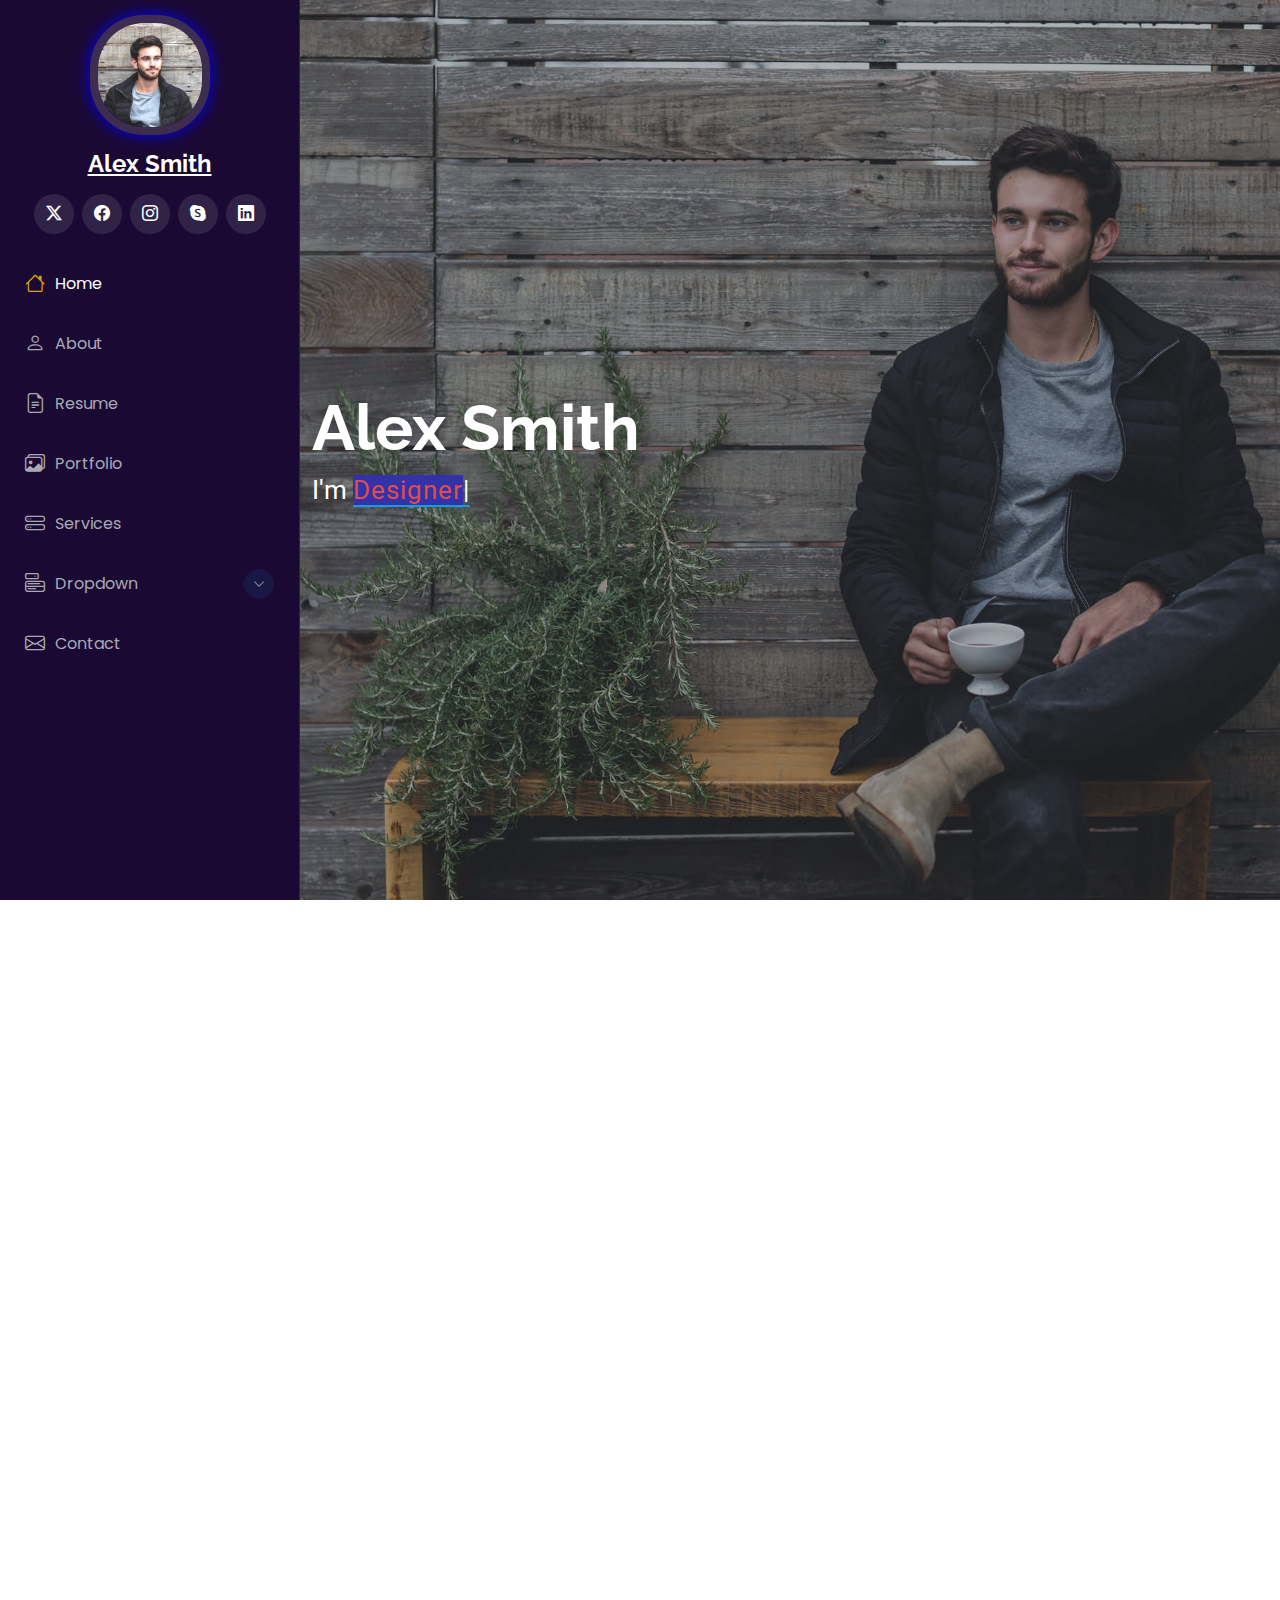
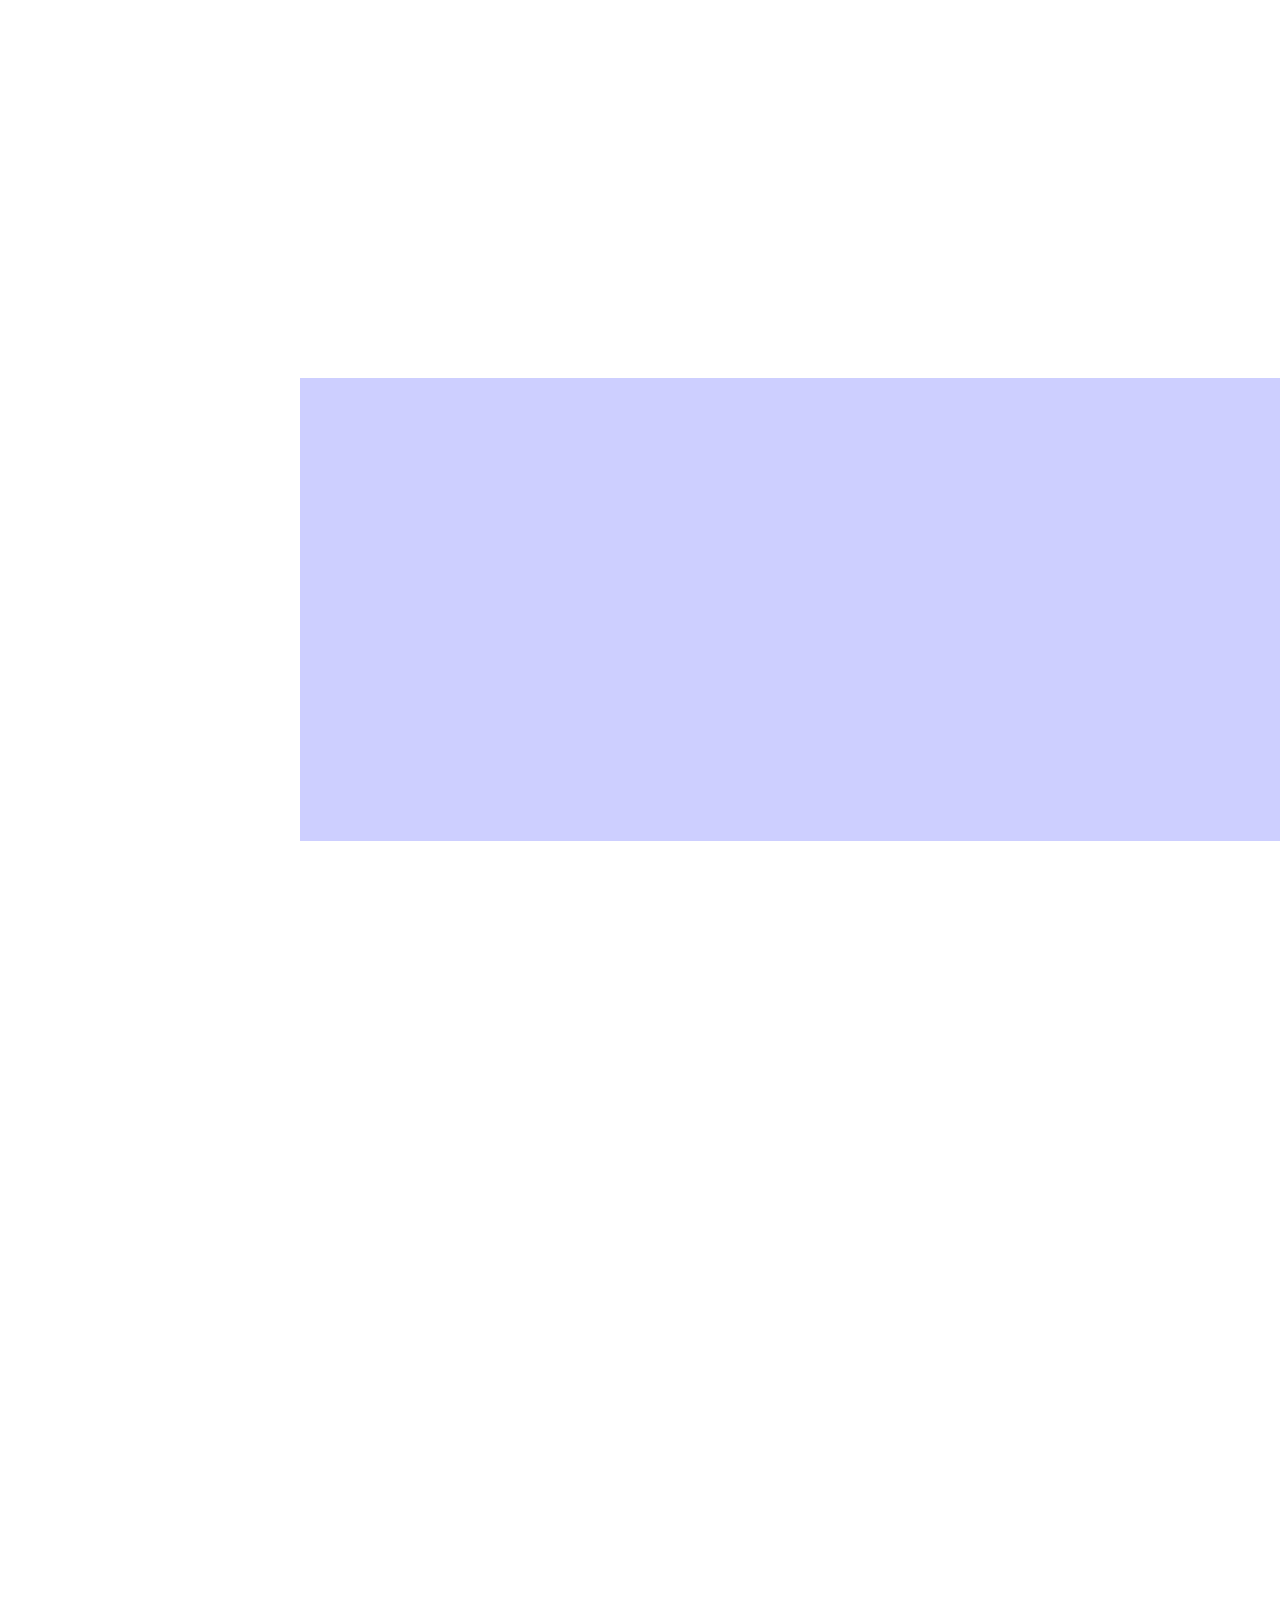
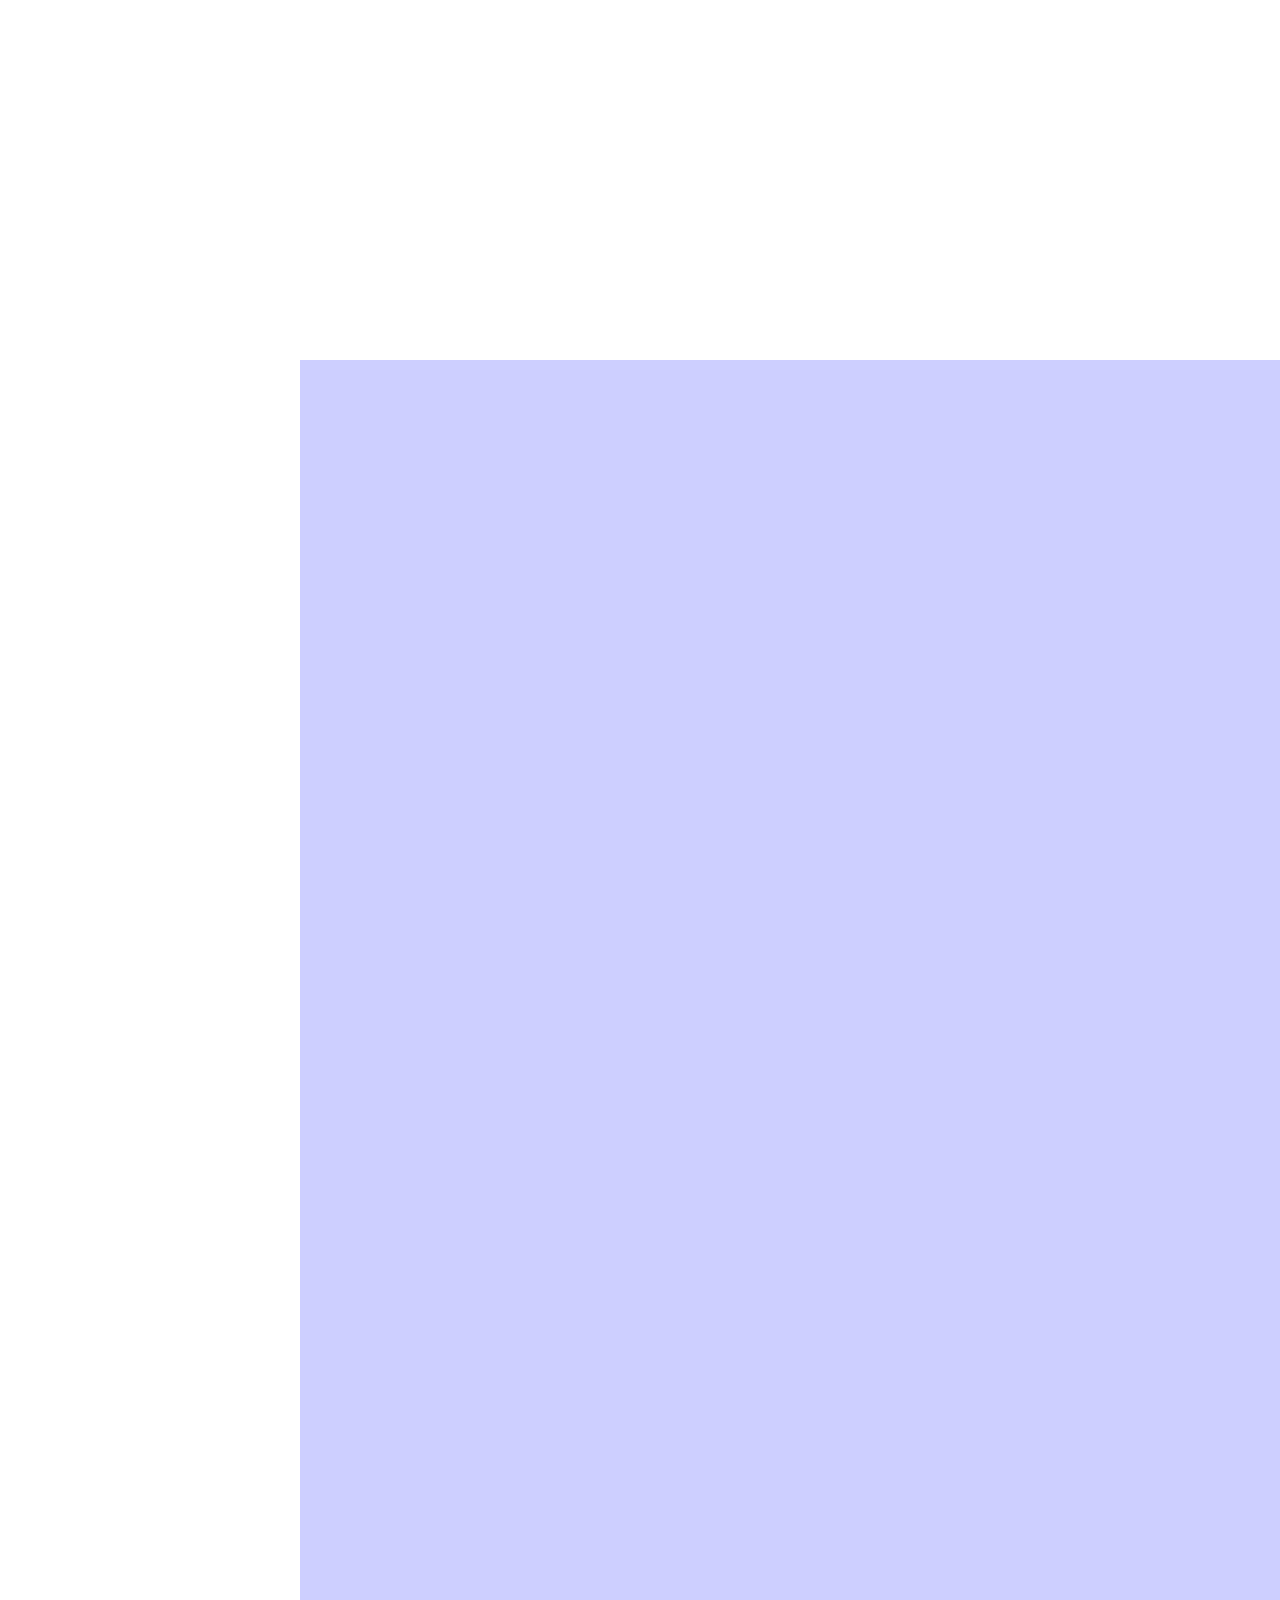
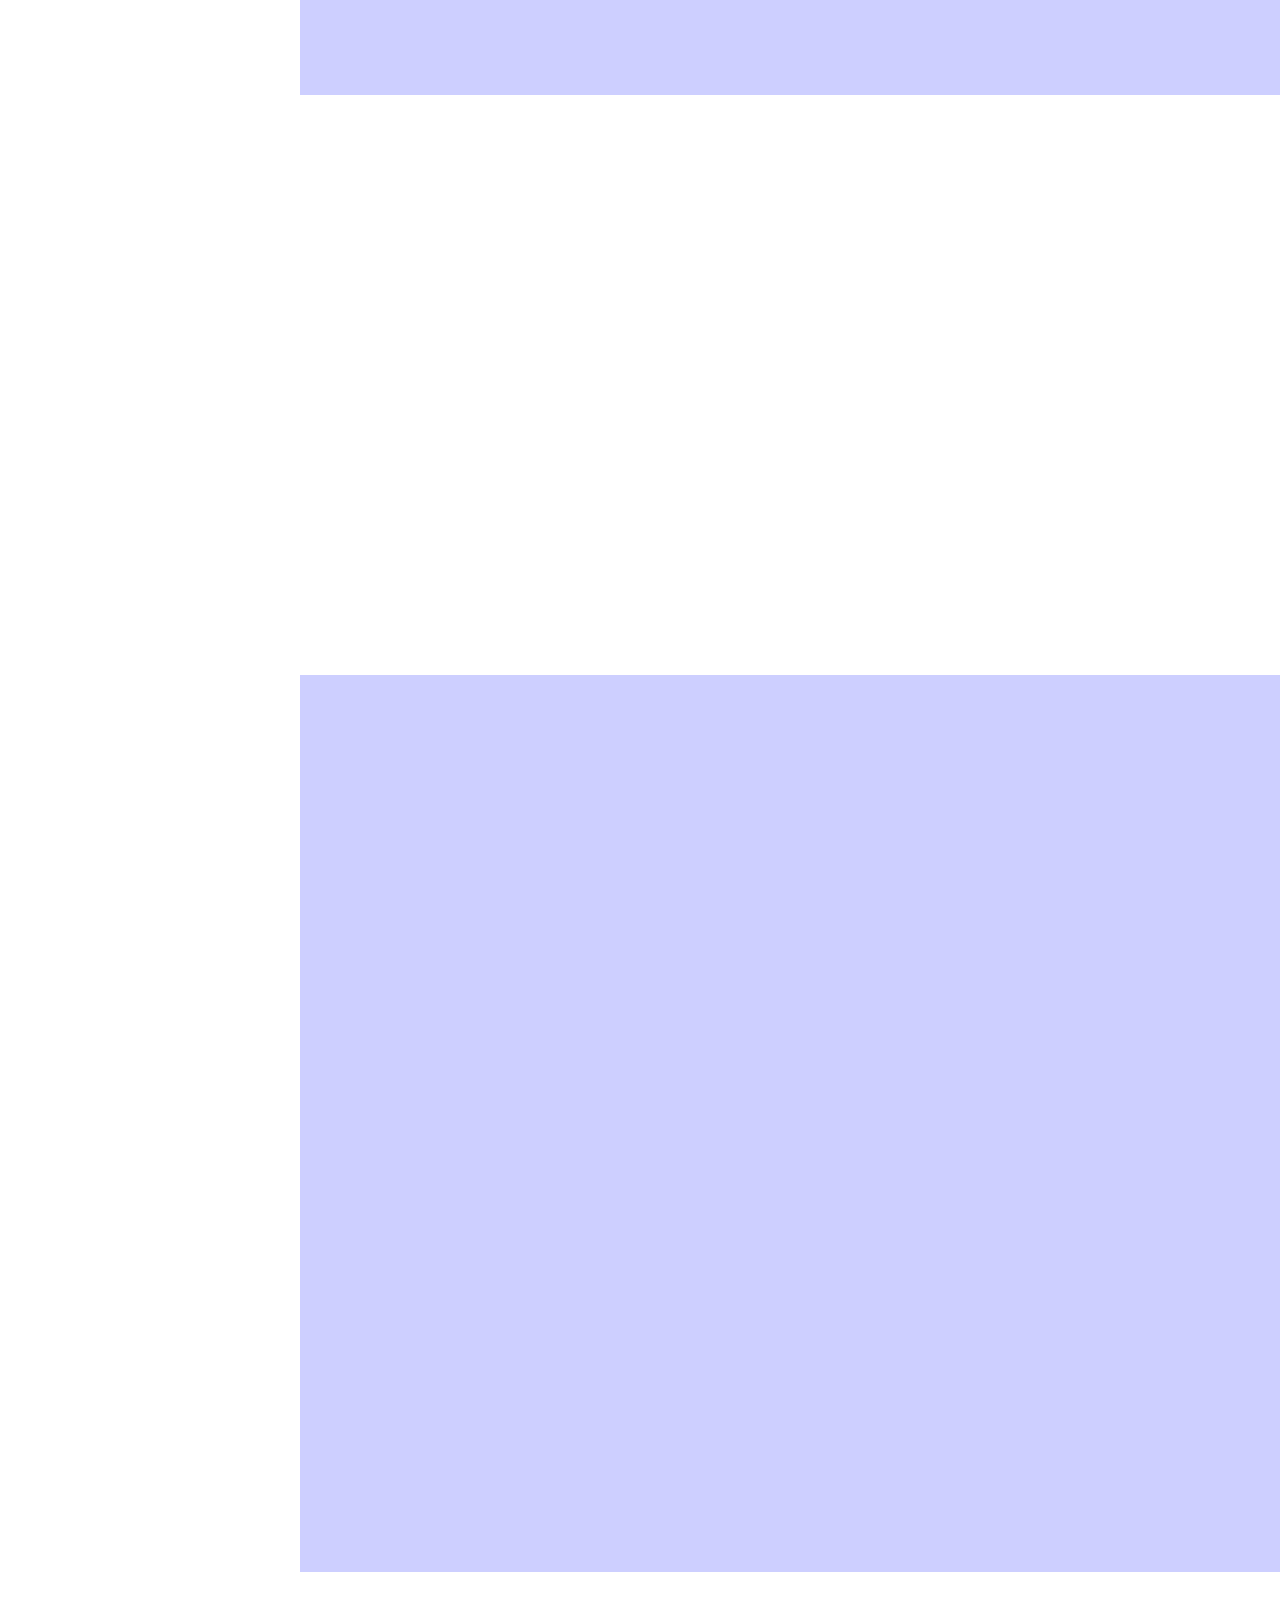
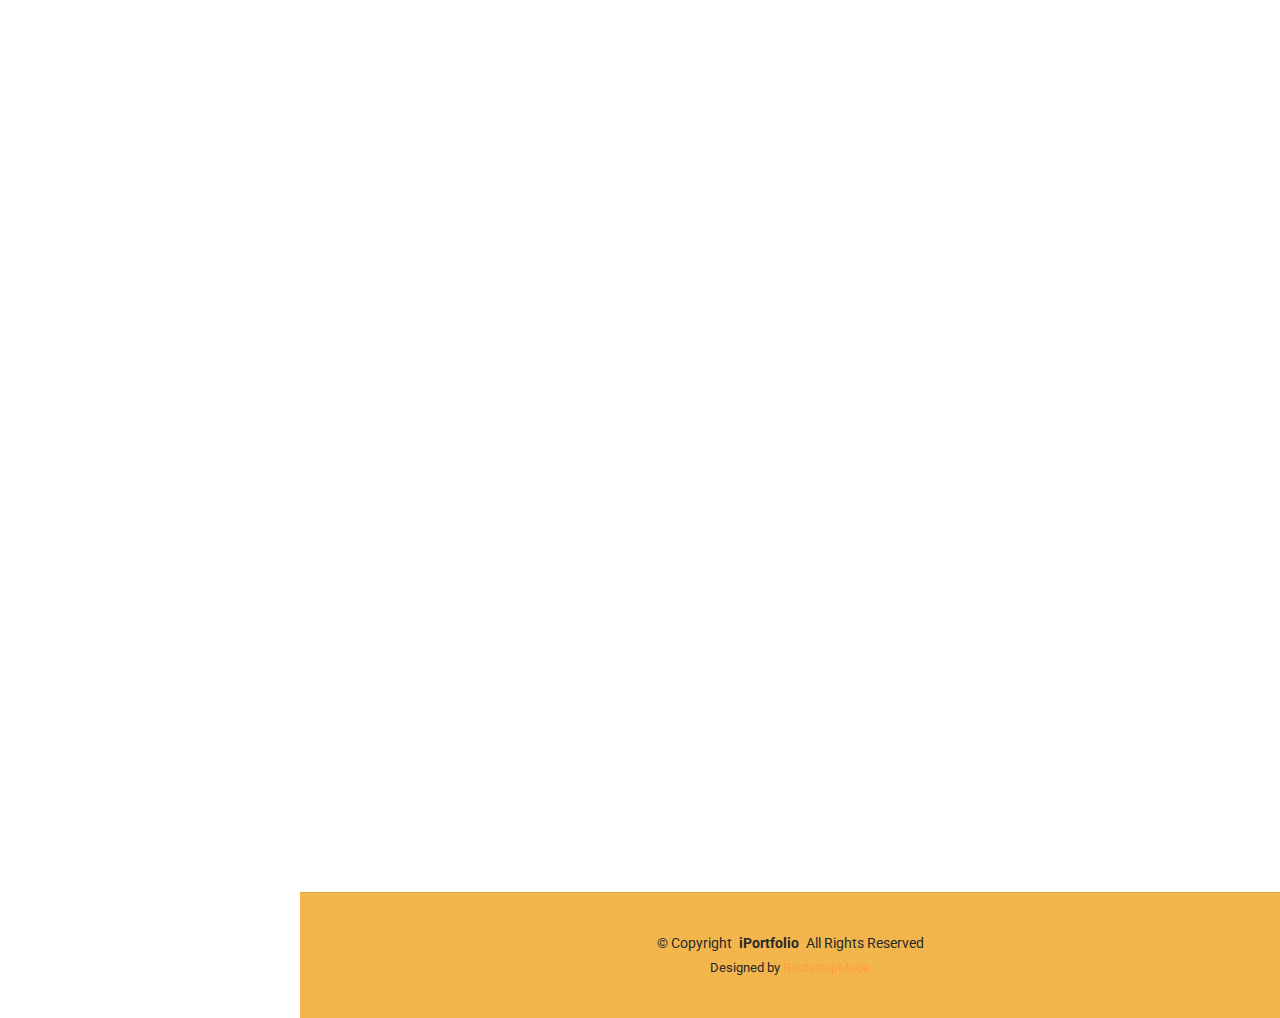
<file: index.html>
<!DOCTYPE html>
<html lang="en">

<head>
  <meta charset="utf-8">
  <meta content="width=device-width, initial-scale=1.0" name="viewport">
  <title>Index - iPortfolio Bootstrap Template</title>
  <meta content="" name="description">
  <meta content="" name="keywords">

  <!-- Favicons -->
  <link href="assets/img/favicon.png" rel="icon">
  <link href="assets/img/apple-touch-icon.png" rel="apple-touch-icon">

  <!-- Fonts -->
  <link href="https://fonts.googleapis.com" rel="preconnect">
  <link href="https://fonts.gstatic.com" rel="preconnect" crossorigin>
  <link href="https://fonts.googleapis.com/css2?family=Roboto:ital,wght@0,100;0,300;0,400;0,500;0,700;0,900;1,100;1,300;1,400;1,500;1,700;1,900&family=Poppins:ital,wght@0,100;0,200;0,300;0,400;0,500;0,600;0,700;0,800;0,900;1,100;1,200;1,300;1,400;1,500;1,600;1,700;1,800;1,900&family=Raleway:ital,wght@0,100;0,200;0,300;0,400;0,500;0,600;0,700;0,800;0,900;1,100;1,200;1,300;1,400;1,500;1,600;1,700;1,800;1,900&display=swap" rel="stylesheet">

  <!-- Vendor CSS Files -->
  <link href="assets/vendor/bootstrap/css/bootstrap.min.css" rel="stylesheet">
  <link href="assets/vendor/bootstrap-icons/bootstrap-icons.css" rel="stylesheet">
  <link href="assets/vendor/aos/aos.css" rel="stylesheet">
  <link href="assets/vendor/glightbox/css/glightbox.min.css" rel="stylesheet">
  <link href="assets/vendor/swiper/swiper-bundle.min.css" rel="stylesheet">

  <!-- Main CSS File -->
  <link href="assets/css/main.css" rel="stylesheet">

  <!-- =======================================================
  * Template Name: iPortfolio
  * Template URL: https://bootstrapmade.com/iportfolio-bootstrap-portfolio-websites-template/
  * Updated: Jun 29 2024 with Bootstrap v5.3.3
  * Author: BootstrapMade.com
  * License: https://bootstrapmade.com/license/
  ======================================================== -->
</head>

<body class="index-page">

  <header id="header" class="header dark-background d-flex flex-column">
    <i class="header-toggle d-xl-none bi bi-list"></i>

    <div class="profile-img">
      <img src="assets/img/my-profile-img.jpg" alt="" class="img-fluid rounded-circle">
    </div>

    <a href="index.html" class="logo d-flex align-items-center justify-content-center">
      <!-- Uncomment the line below if you also wish to use an image logo -->
      <!-- <img src="assets/img/logo.png" alt=""> -->
      <h1 class="sitename">Alex Smith</h1>
    </a>

    <div class="social-links text-center">
      <a href="#" class="twitter"><i class="bi bi-twitter-x"></i></a>
      <a href="#" class="facebook"><i class="bi bi-facebook"></i></a>
      <a href="#" class="instagram"><i class="bi bi-instagram"></i></a>
      <a href="#" class="google-plus"><i class="bi bi-skype"></i></a>
      <a href="#" class="linkedin"><i class="bi bi-linkedin"></i></a>
    </div>

    <nav id="navmenu" class="navmenu">
      <ul>
        <li><a href="#hero" class="active"><i class="bi bi-house navicon"></i>Home</a></li>
        <li><a href="#about"><i class="bi bi-person navicon"></i> About</a></li>
        <li><a href="#resume"><i class="bi bi-file-earmark-text navicon"></i> Resume</a></li>
        <li><a href="#portfolio"><i class="bi bi-images navicon"></i> Portfolio</a></li>
        <li><a href="#services"><i class="bi bi-hdd-stack navicon"></i> Services</a></li>
        <li class="dropdown"><a href="#"><i class="bi bi-menu-button navicon"></i> <span>Dropdown</span> <i class="bi bi-chevron-down toggle-dropdown"></i></a>
          <ul>
            <li><a href="#">Dropdown 1</a></li>
            <li class="dropdown"><a href="#"><span>Deep Dropdown</span> <i class="bi bi-chevron-down toggle-dropdown"></i></a>
              <ul>
                <li><a href="#">Deep Dropdown 1</a></li>
                <li><a href="#">Deep Dropdown 2</a></li>
                <li><a href="#">Deep Dropdown 3</a></li>
                <li><a href="#">Deep Dropdown 4</a></li>
                <li><a href="#">Deep Dropdown 5</a></li>
              </ul>
            </li>
            <li><a href="#">Dropdown 2</a></li>
            <li><a href="#">Dropdown 3</a></li>
            <li><a href="#">Dropdown 4</a></li>
          </ul>
        </li>
        <li><a href="#contact"><i class="bi bi-envelope navicon"></i> Contact</a></li>
      </ul>
    </nav>

  </header>

  <main class="main">

    <!-- Hero Section -->
    <section id="hero" class="hero section dark-background">

      <img src="assets/img/hero-bg.jpg" alt="" data-aos="fade-in" class="">

      <div class="container" data-aos="fade-up" data-aos-delay="100">
        <h2>Alex Smith</h2>
        <p>I'm <span class="typed" data-typed-items="Designer, Developer, Freelancer, Photographer">Designer</span><span class="typed-cursor typed-cursor--blink" aria-hidden="true"></span><span class="typed-cursor typed-cursor--blink" aria-hidden="true"></span></p>
      </div>

    </section><!-- /Hero Section -->

    <!-- About Section -->
    <section id="about" class="about section">

      <!-- Section Title -->
      <div class="container section-title" data-aos="fade-up">
        <h2>About</h2>
        <p>Magnam dolores commodi suscipit. Necessitatibus eius consequatur ex aliquid fuga eum quidem. Sit sint consectetur velit. Quisquam quos quisquam cupiditate. Et nemo qui impedit suscipit alias ea. Quia fugiat sit in iste officiis commodi quidem hic quas.</p>
      </div><!-- End Section Title -->

      <div class="container" data-aos="fade-up" data-aos-delay="100">

        <div class="row gy-4 justify-content-center">
          <div class="col-lg-4">
            <img src="assets/img/my-profile-img.jpg" class="img-fluid" alt="">
          </div>
          <div class="col-lg-8 content">
            <h2>UI/UX Designer &amp; Web Developer.</h2>
            <p class="fst-italic py-3">
              Lorem ipsum dolor sit amet, consectetur adipiscing elit, sed do eiusmod tempor incididunt ut labore et dolore
              magna aliqua.
            </p>
            <div class="row">
              <div class="col-lg-6">
                <ul>
                  <li><i class="bi bi-chevron-right"></i> <strong>Birthday:</strong> <span>1 May 1995</span></li>
                  <li><i class="bi bi-chevron-right"></i> <strong>Website:</strong> <span>www.example.com</span></li>
                  <li><i class="bi bi-chevron-right"></i> <strong>Phone:</strong> <span>+123 456 7890</span></li>
                  <li><i class="bi bi-chevron-right"></i> <strong>City:</strong> <span>New York, USA</span></li>
                </ul>
              </div>
              <div class="col-lg-6">
                <ul>
                  <li><i class="bi bi-chevron-right"></i> <strong>Age:</strong> <span>30</span></li>
                  <li><i class="bi bi-chevron-right"></i> <strong>Degree:</strong> <span>Master</span></li>
                  <li><i class="bi bi-chevron-right"></i> <strong>Email:</strong> <span>email@example.com</span></li>
                  <li><i class="bi bi-chevron-right"></i> <strong>Freelance:</strong> <span>Available</span></li>
                </ul>
              </div>
            </div>
            <p class="py-3">
              Officiis eligendi itaque labore et dolorum mollitia officiis optio vero. Quisquam sunt adipisci omnis et ut. Nulla accusantium dolor incidunt officia tempore. Et eius omnis.
              Cupiditate ut dicta maxime officiis quidem quia. Sed et consectetur qui quia repellendus itaque neque.
            </p>
          </div>
        </div>

      </div>

    </section><!-- /About Section -->

    <!-- Stats Section -->
    <section id="stats" class="stats section">

      <div class="container" data-aos="fade-up" data-aos-delay="100">

        <div class="row gy-4">

          <div class="col-lg-3 col-md-6">
            <div class="stats-item">
              <i class="bi bi-emoji-smile"></i>
              <span data-purecounter-start="0" data-purecounter-end="232" data-purecounter-duration="1" class="purecounter"></span>
              <p><strong>Happy Clients</strong> <span>consequuntur quae</span></p>
            </div>
          </div><!-- End Stats Item -->

          <div class="col-lg-3 col-md-6">
            <div class="stats-item">
              <i class="bi bi-journal-richtext"></i>
              <span data-purecounter-start="0" data-purecounter-end="521" data-purecounter-duration="1" class="purecounter"></span>
              <p><strong>Projects</strong> <span>adipisci atque cum quia aut</span></p>
            </div>
          </div><!-- End Stats Item -->

          <div class="col-lg-3 col-md-6">
            <div class="stats-item">
              <i class="bi bi-headset"></i>
              <span data-purecounter-start="0" data-purecounter-end="1453" data-purecounter-duration="1" class="purecounter"></span>
              <p><strong>Hours Of Support</strong> <span>aut commodi quaerat</span></p>
            </div>
          </div><!-- End Stats Item -->

          <div class="col-lg-3 col-md-6">
            <div class="stats-item">
              <i class="bi bi-people"></i>
              <span data-purecounter-start="0" data-purecounter-end="32" data-purecounter-duration="1" class="purecounter"></span>
              <p><strong>Hard Workers</strong> <span>rerum asperiores dolor</span></p>
            </div>
          </div><!-- End Stats Item -->

        </div>

      </div>

    </section><!-- /Stats Section -->

    <!-- Skills Section -->
    <section id="skills" class="skills section light-background">

      <!-- Section Title -->
      <div class="container section-title" data-aos="fade-up">
        <h2>Skills</h2>
        <p>Necessitatibus eius consequatur ex aliquid fuga eum quidem sint consectetur velit</p>
      </div><!-- End Section Title -->

      <div class="container" data-aos="fade-up" data-aos-delay="100">

        <div class="row skills-content skills-animation">

          <div class="col-lg-6">

            <div class="progress">
              <span class="skill"><span>HTML</span> <i class="val">100%</i></span>
              <div class="progress-bar-wrap">
                <div class="progress-bar" role="progressbar" aria-valuenow="100" aria-valuemin="0" aria-valuemax="100"></div>
              </div>
            </div><!-- End Skills Item -->

            <div class="progress">
              <span class="skill"><span>CSS</span> <i class="val">90%</i></span>
              <div class="progress-bar-wrap">
                <div class="progress-bar" role="progressbar" aria-valuenow="90" aria-valuemin="0" aria-valuemax="100"></div>
              </div>
            </div><!-- End Skills Item -->

            <div class="progress">
              <span class="skill"><span>JavaScript</span> <i class="val">75%</i></span>
              <div class="progress-bar-wrap">
                <div class="progress-bar" role="progressbar" aria-valuenow="75" aria-valuemin="0" aria-valuemax="100"></div>
              </div>
            </div><!-- End Skills Item -->

          </div>

          <div class="col-lg-6">

            <div class="progress">
              <span class="skill"><span>PHP</span> <i class="val">80%</i></span>
              <div class="progress-bar-wrap">
                <div class="progress-bar" role="progressbar" aria-valuenow="80" aria-valuemin="0" aria-valuemax="100"></div>
              </div>
            </div><!-- End Skills Item -->

            <div class="progress">
              <span class="skill"><span>WordPress/CMS</span> <i class="val">90%</i></span>
              <div class="progress-bar-wrap">
                <div class="progress-bar" role="progressbar" aria-valuenow="90" aria-valuemin="0" aria-valuemax="100"></div>
              </div>
            </div><!-- End Skills Item -->

            <div class="progress">
              <span class="skill"><span>Photoshop</span> <i class="val">55%</i></span>
              <div class="progress-bar-wrap">
                <div class="progress-bar" role="progressbar" aria-valuenow="55" aria-valuemin="0" aria-valuemax="100"></div>
              </div>
            </div><!-- End Skills Item -->

          </div>

        </div>

      </div>

    </section><!-- /Skills Section -->

    <!-- Resume Section -->
    <section id="resume" class="resume section">

      <!-- Section Title -->
      <div class="container section-title" data-aos="fade-up">
        <h2>Resume</h2>
        <p>Magnam dolores commodi suscipit. Necessitatibus eius consequatur ex aliquid fuga eum quidem. Sit sint consectetur velit. Quisquam quos quisquam cupiditate. Et nemo qui impedit suscipit alias ea. Quia fugiat sit in iste officiis commodi quidem hic quas.</p>
      </div><!-- End Section Title -->

      <div class="container">

        <div class="row">

          <div class="col-lg-6" data-aos="fade-up" data-aos-delay="100">
            <h3 class="resume-title">Sumary</h3>

            <div class="resume-item pb-0">
              <h4>Brandon Johnson</h4>
              <p><em>Innovative and deadline-driven Graphic Designer with 3+ years of experience designing and developing user-centered digital/print marketing material from initial concept to final, polished deliverable.</em></p>
              <ul>
                <li>Portland par 127,Orlando, FL</li>
                <li>(123) 456-7891</li>
                <li>alice.barkley@example.com</li>
              </ul>
            </div><!-- Edn Resume Item -->

            <h3 class="resume-title">Education</h3>
            <div class="resume-item">
              <h4>Master of Fine Arts &amp; Graphic Design</h4>
              <h5>2015 - 2016</h5>
              <p><em>Rochester Institute of Technology, Rochester, NY</em></p>
              <p>Qui deserunt veniam. Et sed aliquam labore tempore sed quisquam iusto autem sit. Ea vero voluptatum qui ut dignissimos deleniti nerada porti sand markend</p>
            </div><!-- Edn Resume Item -->

            <div class="resume-item">
              <h4>Bachelor of Fine Arts &amp; Graphic Design</h4>
              <h5>2010 - 2014</h5>
              <p><em>Rochester Institute of Technology, Rochester, NY</em></p>
              <p>Quia nobis sequi est occaecati aut. Repudiandae et iusto quae reiciendis et quis Eius vel ratione eius unde vitae rerum voluptates asperiores voluptatem Earum molestiae consequatur neque etlon sader mart dila</p>
            </div><!-- Edn Resume Item -->

          </div>

          <div class="col-lg-6" data-aos="fade-up" data-aos-delay="200">
            <h3 class="resume-title">Professional Experience</h3>
            <div class="resume-item">
              <h4>Senior graphic design specialist</h4>
              <h5>2019 - Present</h5>
              <p><em>Experion, New York, NY </em></p>
              <ul>
                <li>Lead in the design, development, and implementation of the graphic, layout, and production communication materials</li>
                <li>Delegate tasks to the 7 members of the design team and provide counsel on all aspects of the project. </li>
                <li>Supervise the assessment of all graphic materials in order to ensure quality and accuracy of the design</li>
                <li>Oversee the efficient use of production project budgets ranging from $2,000 - $25,000</li>
              </ul>
            </div><!-- Edn Resume Item -->

            <div class="resume-item">
              <h4>Graphic design specialist</h4>
              <h5>2017 - 2018</h5>
              <p><em>Stepping Stone Advertising, New York, NY</em></p>
              <ul>
                <li>Developed numerous marketing programs (logos, brochures,infographics, presentations, and advertisements).</li>
                <li>Managed up to 5 projects or tasks at a given time while under pressure</li>
                <li>Recommended and consulted with clients on the most appropriate graphic design</li>
                <li>Created 4+ design presentations and proposals a month for clients and account managers</li>
              </ul>
            </div><!-- Edn Resume Item -->

          </div>

        </div>

      </div>

    </section><!-- /Resume Section -->

    <!-- Portfolio Section -->
    <section id="portfolio" class="portfolio section light-background">

      <!-- Section Title -->
      <div class="container section-title" data-aos="fade-up">
        <h2>Portfolio</h2>
        <p>Magnam dolores commodi suscipit. Necessitatibus eius consequatur ex aliquid fuga eum quidem. Sit sint consectetur velit. Quisquam quos quisquam cupiditate. Et nemo qui impedit suscipit alias ea. Quia fugiat sit in iste officiis commodi quidem hic quas.</p>
      </div><!-- End Section Title -->

      <div class="container">

        <div class="isotope-layout" data-default-filter="*" data-layout="masonry" data-sort="original-order">

          <ul class="portfolio-filters isotope-filters" data-aos="fade-up" data-aos-delay="100">
            <li data-filter="*" class="filter-active">All</li>
            <li data-filter=".filter-app">App</li>
            <li data-filter=".filter-product">Product</li>
            <li data-filter=".filter-branding">Branding</li>
            <li data-filter=".filter-books">Books</li>
          </ul><!-- End Portfolio Filters -->

          <div class="row gy-4 isotope-container" data-aos="fade-up" data-aos-delay="200">

            <div class="col-lg-4 col-md-6 portfolio-item isotope-item filter-app">
              <div class="portfolio-content h-100">
                <img src="assets/img/portfolio/app-1.jpg" class="img-fluid" alt="">
                <div class="portfolio-info">
                  <h4>App 1</h4>
                  <p>Lorem ipsum, dolor sit amet consectetur</p>
                  <a href="assets/img/portfolio/app-1.jpg" title="App 1" data-gallery="portfolio-gallery-app" class="glightbox preview-link"><i class="bi bi-zoom-in"></i></a>
                  <a href="portfolio-details.html" title="More Details" class="details-link"><i class="bi bi-link-45deg"></i></a>
                </div>
              </div>
            </div><!-- End Portfolio Item -->

            <div class="col-lg-4 col-md-6 portfolio-item isotope-item filter-product">
              <div class="portfolio-content h-100">
                <img src="assets/img/portfolio/product-1.jpg" class="img-fluid" alt="">
                <div class="portfolio-info">
                  <h4>Product 1</h4>
                  <p>Lorem ipsum, dolor sit amet consectetur</p>
                  <a href="assets/img/portfolio/product-1.jpg" title="Product 1" data-gallery="portfolio-gallery-product" class="glightbox preview-link"><i class="bi bi-zoom-in"></i></a>
                  <a href="portfolio-details.html" title="More Details" class="details-link"><i class="bi bi-link-45deg"></i></a>
                </div>
              </div>
            </div><!-- End Portfolio Item -->

            <div class="col-lg-4 col-md-6 portfolio-item isotope-item filter-branding">
              <div class="portfolio-content h-100">
                <img src="assets/img/portfolio/branding-1.jpg" class="img-fluid" alt="">
                <div class="portfolio-info">
                  <h4>Branding 1</h4>
                  <p>Lorem ipsum, dolor sit amet consectetur</p>
                  <a href="assets/img/portfolio/branding-1.jpg" title="Branding 1" data-gallery="portfolio-gallery-branding" class="glightbox preview-link"><i class="bi bi-zoom-in"></i></a>
                  <a href="portfolio-details.html" title="More Details" class="details-link"><i class="bi bi-link-45deg"></i></a>
                </div>
              </div>
            </div><!-- End Portfolio Item -->

            <div class="col-lg-4 col-md-6 portfolio-item isotope-item filter-books">
              <div class="portfolio-content h-100">
                <img src="assets/img/portfolio/books-1.jpg" class="img-fluid" alt="">
                <div class="portfolio-info">
                  <h4>Books 1</h4>
                  <p>Lorem ipsum, dolor sit amet consectetur</p>
                  <a href="assets/img/portfolio/books-1.jpg" title="Branding 1" data-gallery="portfolio-gallery-book" class="glightbox preview-link"><i class="bi bi-zoom-in"></i></a>
                  <a href="portfolio-details.html" title="More Details" class="details-link"><i class="bi bi-link-45deg"></i></a>
                </div>
              </div>
            </div><!-- End Portfolio Item -->

            <div class="col-lg-4 col-md-6 portfolio-item isotope-item filter-app">
              <div class="portfolio-content h-100">
                <img src="assets/img/portfolio/app-2.jpg" class="img-fluid" alt="">
                <div class="portfolio-info">
                  <h4>App 2</h4>
                  <p>Lorem ipsum, dolor sit amet consectetur</p>
                  <a href="assets/img/portfolio/app-2.jpg" title="App 2" data-gallery="portfolio-gallery-app" class="glightbox preview-link"><i class="bi bi-zoom-in"></i></a>
                  <a href="portfolio-details.html" title="More Details" class="details-link"><i class="bi bi-link-45deg"></i></a>
                </div>
              </div>
            </div><!-- End Portfolio Item -->

            <div class="col-lg-4 col-md-6 portfolio-item isotope-item filter-product">
              <div class="portfolio-content h-100">
                <img src="assets/img/portfolio/product-2.jpg" class="img-fluid" alt="">
                <div class="portfolio-info">
                  <h4>Product 2</h4>
                  <p>Lorem ipsum, dolor sit amet consectetur</p>
                  <a href="assets/img/portfolio/product-2.jpg" title="Product 2" data-gallery="portfolio-gallery-product" class="glightbox preview-link"><i class="bi bi-zoom-in"></i></a>
                  <a href="portfolio-details.html" title="More Details" class="details-link"><i class="bi bi-link-45deg"></i></a>
                </div>
              </div>
            </div><!-- End Portfolio Item -->

            <div class="col-lg-4 col-md-6 portfolio-item isotope-item filter-branding">
              <div class="portfolio-content h-100">
                <img src="assets/img/portfolio/branding-2.jpg" class="img-fluid" alt="">
                <div class="portfolio-info">
                  <h4>Branding 2</h4>
                  <p>Lorem ipsum, dolor sit amet consectetur</p>
                  <a href="assets/img/portfolio/branding-2.jpg" title="Branding 2" data-gallery="portfolio-gallery-branding" class="glightbox preview-link"><i class="bi bi-zoom-in"></i></a>
                  <a href="portfolio-details.html" title="More Details" class="details-link"><i class="bi bi-link-45deg"></i></a>
                </div>
              </div>
            </div><!-- End Portfolio Item -->

            <div class="col-lg-4 col-md-6 portfolio-item isotope-item filter-books">
              <div class="portfolio-content h-100">
                <img src="assets/img/portfolio/books-2.jpg" class="img-fluid" alt="">
                <div class="portfolio-info">
                  <h4>Books 2</h4>
                  <p>Lorem ipsum, dolor sit amet consectetur</p>
                  <a href="assets/img/portfolio/books-2.jpg" title="Branding 2" data-gallery="portfolio-gallery-book" class="glightbox preview-link"><i class="bi bi-zoom-in"></i></a>
                  <a href="portfolio-details.html" title="More Details" class="details-link"><i class="bi bi-link-45deg"></i></a>
                </div>
              </div>
            </div><!-- End Portfolio Item -->

            <div class="col-lg-4 col-md-6 portfolio-item isotope-item filter-app">
              <div class="portfolio-content h-100">
                <img src="assets/img/portfolio/app-3.jpg" class="img-fluid" alt="">
                <div class="portfolio-info">
                  <h4>App 3</h4>
                  <p>Lorem ipsum, dolor sit amet consectetur</p>
                  <a href="assets/img/portfolio/app-3.jpg" title="App 3" data-gallery="portfolio-gallery-app" class="glightbox preview-link"><i class="bi bi-zoom-in"></i></a>
                  <a href="portfolio-details.html" title="More Details" class="details-link"><i class="bi bi-link-45deg"></i></a>
                </div>
              </div>
            </div><!-- End Portfolio Item -->

            <div class="col-lg-4 col-md-6 portfolio-item isotope-item filter-product">
              <div class="portfolio-content h-100">
                <img src="assets/img/portfolio/product-3.jpg" class="img-fluid" alt="">
                <div class="portfolio-info">
                  <h4>Product 3</h4>
                  <p>Lorem ipsum, dolor sit amet consectetur</p>
                  <a href="assets/img/portfolio/product-3.jpg" title="Product 3" data-gallery="portfolio-gallery-product" class="glightbox preview-link"><i class="bi bi-zoom-in"></i></a>
                  <a href="portfolio-details.html" title="More Details" class="details-link"><i class="bi bi-link-45deg"></i></a>
                </div>
              </div>
            </div><!-- End Portfolio Item -->

            <div class="col-lg-4 col-md-6 portfolio-item isotope-item filter-branding">
              <div class="portfolio-content h-100">
                <img src="assets/img/portfolio/branding-3.jpg" class="img-fluid" alt="">
                <div class="portfolio-info">
                  <h4>Branding 3</h4>
                  <p>Lorem ipsum, dolor sit amet consectetur</p>
                  <a href="assets/img/portfolio/branding-3.jpg" title="Branding 2" data-gallery="portfolio-gallery-branding" class="glightbox preview-link"><i class="bi bi-zoom-in"></i></a>
                  <a href="portfolio-details.html" title="More Details" class="details-link"><i class="bi bi-link-45deg"></i></a>
                </div>
              </div>
            </div><!-- End Portfolio Item -->

            <div class="col-lg-4 col-md-6 portfolio-item isotope-item filter-books">
              <div class="portfolio-content h-100">
                <img src="assets/img/portfolio/books-3.jpg" class="img-fluid" alt="">
                <div class="portfolio-info">
                  <h4>Books 3</h4>
                  <p>Lorem ipsum, dolor sit amet consectetur</p>
                  <a href="assets/img/portfolio/books-3.jpg" title="Branding 3" data-gallery="portfolio-gallery-book" class="glightbox preview-link"><i class="bi bi-zoom-in"></i></a>
                  <a href="portfolio-details.html" title="More Details" class="details-link"><i class="bi bi-link-45deg"></i></a>
                </div>
              </div>
            </div><!-- End Portfolio Item -->

          </div><!-- End Portfolio Container -->

        </div>

      </div>

    </section><!-- /Portfolio Section -->

    <!-- Services Section -->
    <section id="services" class="services section">

      <!-- Section Title -->
      <div class="container section-title" data-aos="fade-up">
        <h2>Services</h2>
        <p>Magnam dolores commodi suscipit. Necessitatibus eius consequatur ex aliquid fuga eum quidem. Sit sint consectetur velit. Quisquam quos quisquam cupiditate. Et nemo qui impedit suscipit alias ea. Quia fugiat sit in iste officiis commodi quidem hic quas.</p>
      </div><!-- End Section Title -->

      <div class="container">

        <div class="row gy-4">

          <div class="col-lg-4 col-md-6 service-item d-flex" data-aos="fade-up" data-aos-delay="100">
            <div class="icon flex-shrink-0"><i class="bi bi-briefcase"></i></div>
            <div>
              <h4 class="title"><a href="service-details.html" class="stretched-link">Lorem Ipsum</a></h4>
              <p class="description">Voluptatum deleniti atque corrupti quos dolores et quas molestias excepturi sint occaecati cupiditate non provident</p>
            </div>
          </div>
          <!-- End Service Item -->

          <div class="col-lg-4 col-md-6 service-item d-flex" data-aos="fade-up" data-aos-delay="200">
            <div class="icon flex-shrink-0"><i class="bi bi-card-checklist"></i></div>
            <div>
              <h4 class="title"><a href="service-details.html" class="stretched-link">Dolor Sitema</a></h4>
              <p class="description">Minim veniam, quis nostrud exercitation ullamco laboris nisi ut aliquip ex ea commodo consequat tarad limino ata</p>
            </div>
          </div><!-- End Service Item -->

          <div class="col-lg-4 col-md-6 service-item d-flex" data-aos="fade-up" data-aos-delay="300">
            <div class="icon flex-shrink-0"><i class="bi bi-bar-chart"></i></div>
            <div>
              <h4 class="title"><a href="service-details.html" class="stretched-link">Sed ut perspiciatis</a></h4>
              <p class="description">Duis aute irure dolor in reprehenderit in voluptate velit esse cillum dolore eu fugiat nulla pariatur</p>
            </div>
          </div><!-- End Service Item -->

          <div class="col-lg-4 col-md-6 service-item d-flex" data-aos="fade-up" data-aos-delay="400">
            <div class="icon flex-shrink-0"><i class="bi bi-binoculars"></i></div>
            <div>
              <h4 class="title"><a href="service-details.html" class="stretched-link">Magni Dolores</a></h4>
              <p class="description">Excepteur sint occaecat cupidatat non proident, sunt in culpa qui officia deserunt mollit anim id est laborum</p>
            </div>
          </div><!-- End Service Item -->

          <div class="col-lg-4 col-md-6 service-item d-flex" data-aos="fade-up" data-aos-delay="500">
            <div class="icon flex-shrink-0"><i class="bi bi-brightness-high"></i></div>
            <div>
              <h4 class="title"><a href="service-details.html" class="stretched-link">Nemo Enim</a></h4>
              <p class="description">At vero eos et accusamus et iusto odio dignissimos ducimus qui blanditiis praesentium voluptatum deleniti atque</p>
            </div>
          </div><!-- End Service Item -->

          <div class="col-lg-4 col-md-6 service-item d-flex" data-aos="fade-up" data-aos-delay="600">
            <div class="icon flex-shrink-0"><i class="bi bi-calendar4-week"></i></div>
            <div>
              <h4 class="title"><a href="service-details.html" class="stretched-link">Eiusmod Tempor</a></h4>
              <p class="description">Et harum quidem rerum facilis est et expedita distinctio. Nam libero tempore, cum soluta nobis est eligendi</p>
            </div>
          </div><!-- End Service Item -->

        </div>

      </div>

    </section><!-- /Services Section -->

    <!-- Testimonials Section -->
    <section id="testimonials" class="testimonials section light-background">

      <!-- Section Title -->
      <div class="container section-title" data-aos="fade-up">
        <h2>Testimonials</h2>
        <p>Necessitatibus eius consequatur ex aliquid fuga eum quidem sint consectetur velit</p>
      </div><!-- End Section Title -->

      <div class="container" data-aos="fade-up" data-aos-delay="100">

        <div class="swiper init-swiper">
          <script type="application/json" class="swiper-config">
            {
              "loop": true,
              "speed": 600,
              "autoplay": {
                "delay": 5000
              },
              "slidesPerView": "auto",
              "pagination": {
                "el": ".swiper-pagination",
                "type": "bullets",
                "clickable": true
              },
              "breakpoints": {
                "320": {
                  "slidesPerView": 1,
                  "spaceBetween": 40
                },
                "1200": {
                  "slidesPerView": 3,
                  "spaceBetween": 1
                }
              }
            }
          </script>
          <div class="swiper-wrapper">

            <div class="swiper-slide">
              <div class="testimonial-item">
                <p>
                  <i class="bi bi-quote quote-icon-left"></i>
                  <span>Proin iaculis purus consequat sem cure digni ssim donec porttitora entum suscipit rhoncus. Accusantium quam, ultricies eget id, aliquam eget nibh et. Maecen aliquam, risus at semper.</span>
                  <i class="bi bi-quote quote-icon-right"></i>
                </p>
                <img src="assets/img/testimonials/testimonials-1.jpg" class="testimonial-img" alt="">
                <h3>Saul Goodman</h3>
                <h4>Ceo &amp; Founder</h4>
              </div>
            </div><!-- End testimonial item -->

            <div class="swiper-slide">
              <div class="testimonial-item">
                <p>
                  <i class="bi bi-quote quote-icon-left"></i>
                  <span>Export tempor illum tamen malis malis eram quae irure esse labore quem cillum quid malis quorum velit fore eram velit sunt aliqua noster fugiat irure amet legam anim culpa.</span>
                  <i class="bi bi-quote quote-icon-right"></i>
                </p>
                <img src="assets/img/testimonials/testimonials-2.jpg" class="testimonial-img" alt="">
                <h3>Sara Wilsson</h3>
                <h4>Designer</h4>
              </div>
            </div><!-- End testimonial item -->

            <div class="swiper-slide">
              <div class="testimonial-item">
                <p>
                  <i class="bi bi-quote quote-icon-left"></i>
                  <span>Enim nisi quem export duis labore cillum quae magna enim sint quorum nulla quem veniam duis minim tempor labore quem eram duis noster aute amet eram fore quis sint minim.</span>
                  <i class="bi bi-quote quote-icon-right"></i>
                </p>
                <img src="assets/img/testimonials/testimonials-3.jpg" class="testimonial-img" alt="">
                <h3>Jena Karlis</h3>
                <h4>Store Owner</h4>
              </div>
            </div><!-- End testimonial item -->

            <div class="swiper-slide">
              <div class="testimonial-item">
                <p>
                  <i class="bi bi-quote quote-icon-left"></i>
                  <span>Fugiat enim eram quae cillum dolore dolor amet nulla culpa multos export minim fugiat dolor enim duis veniam ipsum anim magna sunt elit fore quem dolore labore illum veniam.</span>
                  <i class="bi bi-quote quote-icon-right"></i>
                </p>
                <img src="assets/img/testimonials/testimonials-4.jpg" class="testimonial-img" alt="">
                <h3>Matt Brandon</h3>
                <h4>Freelancer</h4>
              </div>
            </div><!-- End testimonial item -->

            <div class="swiper-slide">
              <div class="testimonial-item">
                <p>
                  <i class="bi bi-quote quote-icon-left"></i>
                  <span>Quis quorum aliqua sint quem legam fore sunt eram irure aliqua veniam tempor noster veniam sunt culpa nulla illum cillum fugiat legam esse veniam culpa fore nisi cillum quid.</span>
                  <i class="bi bi-quote quote-icon-right"></i>
                </p>
                <img src="assets/img/testimonials/testimonials-5.jpg" class="testimonial-img" alt="">
                <h3>John Larson</h3>
                <h4>Entrepreneur</h4>
              </div>
            </div><!-- End testimonial item -->

          </div>
          <div class="swiper-pagination"></div>
        </div>

      </div>

    </section><!-- /Testimonials Section -->

    <!-- Contact Section -->
    <section id="contact" class="contact section">

      <!-- Section Title -->
      <div class="container section-title" data-aos="fade-up">
        <h2>Contact</h2>
        <p>Necessitatibus eius consequatur ex aliquid fuga eum quidem sint consectetur velit</p>
      </div><!-- End Section Title -->

      <div class="container" data-aos="fade-up" data-aos-delay="100">

        <div class="row gy-4">

          <div class="col-lg-5">

            <div class="info-wrap">
              <div class="info-item d-flex" data-aos="fade-up" data-aos-delay="200">
                <i class="bi bi-geo-alt flex-shrink-0"></i>
                <div>
                  <h3>Address</h3>
                  <p>A108 Adam Street, New York, NY 535022</p>
                </div>
              </div><!-- End Info Item -->

              <div class="info-item d-flex" data-aos="fade-up" data-aos-delay="300">
                <i class="bi bi-telephone flex-shrink-0"></i>
                <div>
                  <h3>Call Us</h3>
                  <p>+1 5589 55488 55</p>
                </div>
              </div><!-- End Info Item -->

              <div class="info-item d-flex" data-aos="fade-up" data-aos-delay="400">
                <i class="bi bi-envelope flex-shrink-0"></i>
                <div>
                  <h3>Email Us</h3>
                  <p>info@example.com</p>
                </div>
              </div><!-- End Info Item -->

              <iframe src="https://www.google.com/maps/embed?pb=!1m14!1m8!1m3!1d48389.78314118045!2d-74.006138!3d40.710059!3m2!1i1024!2i768!4f13.1!3m3!1m2!1s0x89c25a22a3bda30d%3A0xb89d1fe6bc499443!2sDowntown%20Conference%20Center!5e0!3m2!1sen!2sus!4v1676961268712!5m2!1sen!2sus" frameborder="0" style="border:0; width: 100%; height: 270px;" allowfullscreen="" loading="lazy" referrerpolicy="no-referrer-when-downgrade"></iframe>
            </div>
          </div>

          <div class="col-lg-7">
            <form action="forms/contact.php" method="post" class="php-email-form" data-aos="fade-up" data-aos-delay="200">
              <div class="row gy-4">

                <div class="col-md-6">
                  <label for="name-field" class="pb-2">Your Name</label>
                  <input type="text" name="name" id="name-field" class="form-control" required="">
                </div>

                <div class="col-md-6">
                  <label for="email-field" class="pb-2">Your Email</label>
                  <input type="email" class="form-control" name="email" id="email-field" required="">
                </div>

                <div class="col-md-12">
                  <label for="subject-field" class="pb-2">Subject</label>
                  <input type="text" class="form-control" name="subject" id="subject-field" required="">
                </div>

                <div class="col-md-12">
                  <label for="message-field" class="pb-2">Message</label>
                  <textarea class="form-control" name="message" rows="10" id="message-field" required=""></textarea>
                </div>

                <div class="col-md-12 text-center">
                  <div class="loading">Loading</div>
                  <div class="error-message"></div>
                  <div class="sent-message">Your message has been sent. Thank you!</div>

                  <button type="submit">Send Message</button>
                </div>

              </div>
            </form>
          </div><!-- End Contact Form -->

        </div>

      </div>

    </section><!-- /Contact Section -->

  </main>

  <footer id="footer" class="footer position-relative light-background">

    <div class="container">
      <div class="copyright text-center ">
        <p>© <span>Copyright</span> <strong class="px-1 sitename">iPortfolio</strong> <span>All Rights Reserved</span></p>
      </div>
      <div class="credits">
        <!-- All the links in the footer should remain intact. -->
        <!-- You can delete the links only if you've purchased the pro version. -->
        <!-- Licensing information: https://bootstrapmade.com/license/ -->
        <!-- Purchase the pro version with working PHP/AJAX contact form: [buy-url] -->
        Designed by <a href="https://bootstrapmade.com/">BootstrapMade</a>
      </div>
    </div>

  </footer>

  <!-- Scroll Top -->
  <a href="#" id="scroll-top" class="scroll-top d-flex align-items-center justify-content-center"><i class="bi bi-arrow-up-short"></i></a>

  <!-- Preloader -->
  <div id="preloader"></div>

  <!-- Vendor JS Files -->
  <script src="assets/vendor/bootstrap/js/bootstrap.bundle.min.js"></script>
  <script src="assets/vendor/php-email-form/validate.js"></script>
  <script src="assets/vendor/aos/aos.js"></script>
  <script src="assets/vendor/typed.js/typed.umd.js"></script>
  <script src="assets/vendor/purecounter/purecounter_vanilla.js"></script>
  <script src="assets/vendor/waypoints/noframework.waypoints.js"></script>
  <script src="assets/vendor/glightbox/js/glightbox.min.js"></script>
  <script src="assets/vendor/imagesloaded/imagesloaded.pkgd.min.js"></script>
  <script src="assets/vendor/isotope-layout/isotope.pkgd.min.js"></script>
  <script src="assets/vendor/swiper/swiper-bundle.min.js"></script>

  <!-- Main JS File -->
  <script src="assets/js/main.js"></script>

</body>

</html>
</file>
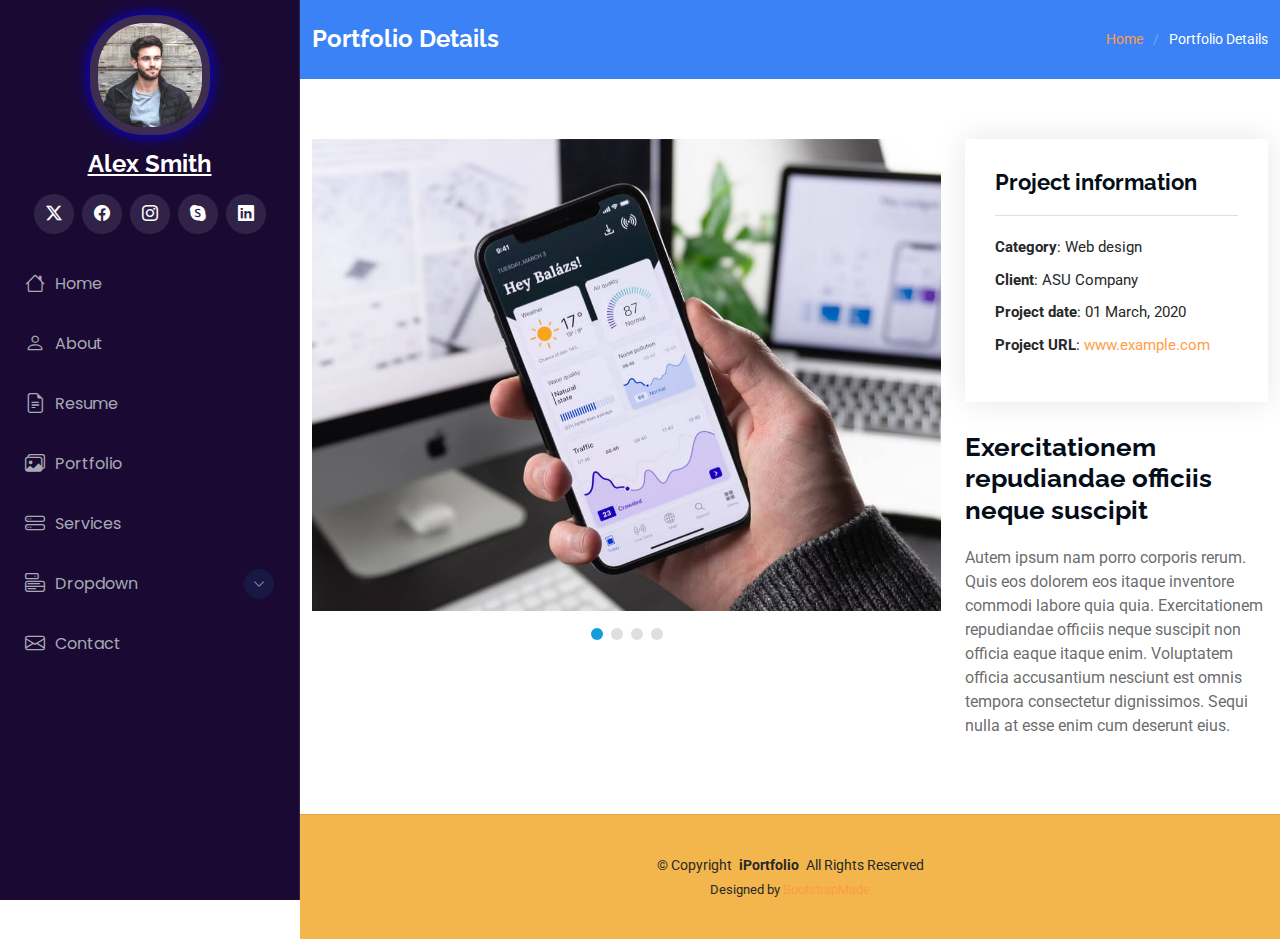
<file: portfolio-details.html>
<!DOCTYPE html>
<html lang="en">

<head>
  <meta charset="utf-8">
  <meta content="width=device-width, initial-scale=1.0" name="viewport">
  <title>Portfolio Details - iPortfolio Bootstrap Template</title>
  <meta content="" name="description">
  <meta content="" name="keywords">

  <!-- Favicons -->
  <link href="assets/img/favicon.png" rel="icon">
  <link href="assets/img/apple-touch-icon.png" rel="apple-touch-icon">

  <!-- Fonts -->
  <link href="https://fonts.googleapis.com" rel="preconnect">
  <link href="https://fonts.gstatic.com" rel="preconnect" crossorigin>
  <link href="https://fonts.googleapis.com/css2?family=Roboto:ital,wght@0,100;0,300;0,400;0,500;0,700;0,900;1,100;1,300;1,400;1,500;1,700;1,900&family=Poppins:ital,wght@0,100;0,200;0,300;0,400;0,500;0,600;0,700;0,800;0,900;1,100;1,200;1,300;1,400;1,500;1,600;1,700;1,800;1,900&family=Raleway:ital,wght@0,100;0,200;0,300;0,400;0,500;0,600;0,700;0,800;0,900;1,100;1,200;1,300;1,400;1,500;1,600;1,700;1,800;1,900&display=swap" rel="stylesheet">

  <!-- Vendor CSS Files -->
  <link href="assets/vendor/bootstrap/css/bootstrap.min.css" rel="stylesheet">
  <link href="assets/vendor/bootstrap-icons/bootstrap-icons.css" rel="stylesheet">
  <link href="assets/vendor/aos/aos.css" rel="stylesheet">
  <link href="assets/vendor/glightbox/css/glightbox.min.css" rel="stylesheet">
  <link href="assets/vendor/swiper/swiper-bundle.min.css" rel="stylesheet">

  <!-- Main CSS File -->
  <link href="assets/css/main.css" rel="stylesheet">

  <!-- =======================================================
  * Template Name: iPortfolio
  * Template URL: https://bootstrapmade.com/iportfolio-bootstrap-portfolio-websites-template/
  * Updated: Jun 29 2024 with Bootstrap v5.3.3
  * Author: BootstrapMade.com
  * License: https://bootstrapmade.com/license/
  ======================================================== -->
</head>

<body class="portfolio-details-page">

  <header id="header" class="header dark-background d-flex flex-column">
    <i class="header-toggle d-xl-none bi bi-list"></i>

    <div class="profile-img">
      <img src="assets/img/my-profile-img.jpg" alt="" class="img-fluid rounded-circle">
    </div>

    <a href="index.html" class="logo d-flex align-items-center justify-content-center">
      <!-- Uncomment the line below if you also wish to use an image logo -->
      <!-- <img src="assets/img/logo.png" alt=""> -->
      <h1 class="sitename">Alex Smith</h1>
    </a>

    <div class="social-links text-center">
      <a href="#" class="twitter"><i class="bi bi-twitter-x"></i></a>
      <a href="#" class="facebook"><i class="bi bi-facebook"></i></a>
      <a href="#" class="instagram"><i class="bi bi-instagram"></i></a>
      <a href="#" class="google-plus"><i class="bi bi-skype"></i></a>
      <a href="#" class="linkedin"><i class="bi bi-linkedin"></i></a>
    </div>

    <nav id="navmenu" class="navmenu">
      <ul>
        <li><a href="#hero"><i class="bi bi-house navicon"></i>Home</a></li>
        <li><a href="#about"><i class="bi bi-person navicon"></i> About</a></li>
        <li><a href="#resume"><i class="bi bi-file-earmark-text navicon"></i> Resume</a></li>
        <li><a href="#portfolio"><i class="bi bi-images navicon"></i> Portfolio</a></li>
        <li><a href="#services"><i class="bi bi-hdd-stack navicon"></i> Services</a></li>
        <li class="dropdown"><a href="#"><i class="bi bi-menu-button navicon"></i> <span>Dropdown</span> <i class="bi bi-chevron-down toggle-dropdown"></i></a>
          <ul>
            <li><a href="#">Dropdown 1</a></li>
            <li class="dropdown"><a href="#"><span>Deep Dropdown</span> <i class="bi bi-chevron-down toggle-dropdown"></i></a>
              <ul>
                <li><a href="#">Deep Dropdown 1</a></li>
                <li><a href="#">Deep Dropdown 2</a></li>
                <li><a href="#">Deep Dropdown 3</a></li>
                <li><a href="#">Deep Dropdown 4</a></li>
                <li><a href="#">Deep Dropdown 5</a></li>
              </ul>
            </li>
            <li><a href="#">Dropdown 2</a></li>
            <li><a href="#">Dropdown 3</a></li>
            <li><a href="#">Dropdown 4</a></li>
          </ul>
        </li>
        <li><a href="#contact"><i class="bi bi-envelope navicon"></i> Contact</a></li>
      </ul>
    </nav>

  </header>

  <main class="main">

    <!-- Page Title -->
    <div class="page-title dark-background">
      <div class="container d-lg-flex justify-content-between align-items-center">
        <h1 class="mb-2 mb-lg-0">Portfolio Details</h1>
        <nav class="breadcrumbs">
          <ol>
            <li><a href="index.html">Home</a></li>
            <li class="current">Portfolio Details</li>
          </ol>
        </nav>
      </div>
    </div><!-- End Page Title -->

    <!-- Portfolio Details Section -->
    <section id="portfolio-details" class="portfolio-details section">

      <div class="container" data-aos="fade-up" data-aos-delay="100">

        <div class="row gy-4">

          <div class="col-lg-8">
            <div class="portfolio-details-slider swiper init-swiper">

              <script type="application/json" class="swiper-config">
                {
                  "loop": true,
                  "speed": 600,
                  "autoplay": {
                    "delay": 5000
                  },
                  "slidesPerView": "auto",
                  "pagination": {
                    "el": ".swiper-pagination",
                    "type": "bullets",
                    "clickable": true
                  }
                }
              </script>

              <div class="swiper-wrapper align-items-center">

                <div class="swiper-slide">
                  <img src="assets/img/portfolio/app-1.jpg" alt="">
                </div>

                <div class="swiper-slide">
                  <img src="assets/img/portfolio/product-1.jpg" alt="">
                </div>

                <div class="swiper-slide">
                  <img src="assets/img/portfolio/branding-1.jpg" alt="">
                </div>

                <div class="swiper-slide">
                  <img src="assets/img/portfolio/books-1.jpg" alt="">
                </div>

              </div>
              <div class="swiper-pagination"></div>
            </div>
          </div>

          <div class="col-lg-4">
            <div class="portfolio-info" data-aos="fade-up" data-aos-delay="200">
              <h3>Project information</h3>
              <ul>
                <li><strong>Category</strong>: Web design</li>
                <li><strong>Client</strong>: ASU Company</li>
                <li><strong>Project date</strong>: 01 March, 2020</li>
                <li><strong>Project URL</strong>: <a href="#">www.example.com</a></li>
              </ul>
            </div>
            <div class="portfolio-description" data-aos="fade-up" data-aos-delay="300">
              <h2>Exercitationem repudiandae officiis neque suscipit</h2>
              <p>
                Autem ipsum nam porro corporis rerum. Quis eos dolorem eos itaque inventore commodi labore quia quia. Exercitationem repudiandae officiis neque suscipit non officia eaque itaque enim. Voluptatem officia accusantium nesciunt est omnis tempora consectetur dignissimos. Sequi nulla at esse enim cum deserunt eius.
              </p>
            </div>
          </div>

        </div>

      </div>

    </section><!-- /Portfolio Details Section -->

  </main>

  <footer id="footer" class="footer position-relative light-background">

    <div class="container">
      <div class="copyright text-center ">
        <p>© <span>Copyright</span> <strong class="px-1 sitename">iPortfolio</strong> <span>All Rights Reserved</span></p>
      </div>
      <div class="credits">
        <!-- All the links in the footer should remain intact. -->
        <!-- You can delete the links only if you've purchased the pro version. -->
        <!-- Licensing information: https://bootstrapmade.com/license/ -->
        <!-- Purchase the pro version with working PHP/AJAX contact form: [buy-url] -->
        Designed by <a href="https://bootstrapmade.com/">BootstrapMade</a>
      </div>
    </div>

  </footer>

  <!-- Scroll Top -->
  <a href="#" id="scroll-top" class="scroll-top d-flex align-items-center justify-content-center"><i class="bi bi-arrow-up-short"></i></a>

  <!-- Preloader -->
  <div id="preloader"></div>

  <!-- Vendor JS Files -->
  <script src="assets/vendor/bootstrap/js/bootstrap.bundle.min.js"></script>
  <script src="assets/vendor/php-email-form/validate.js"></script>
  <script src="assets/vendor/aos/aos.js"></script>
  <script src="assets/vendor/typed.js/typed.umd.js"></script>
  <script src="assets/vendor/purecounter/purecounter_vanilla.js"></script>
  <script src="assets/vendor/waypoints/noframework.waypoints.js"></script>
  <script src="assets/vendor/glightbox/js/glightbox.min.js"></script>
  <script src="assets/vendor/imagesloaded/imagesloaded.pkgd.min.js"></script>
  <script src="assets/vendor/isotope-layout/isotope.pkgd.min.js"></script>
  <script src="assets/vendor/swiper/swiper-bundle.min.js"></script>

  <!-- Main JS File -->
  <script src="assets/js/main.js"></script>

</body>

</html>
</file>
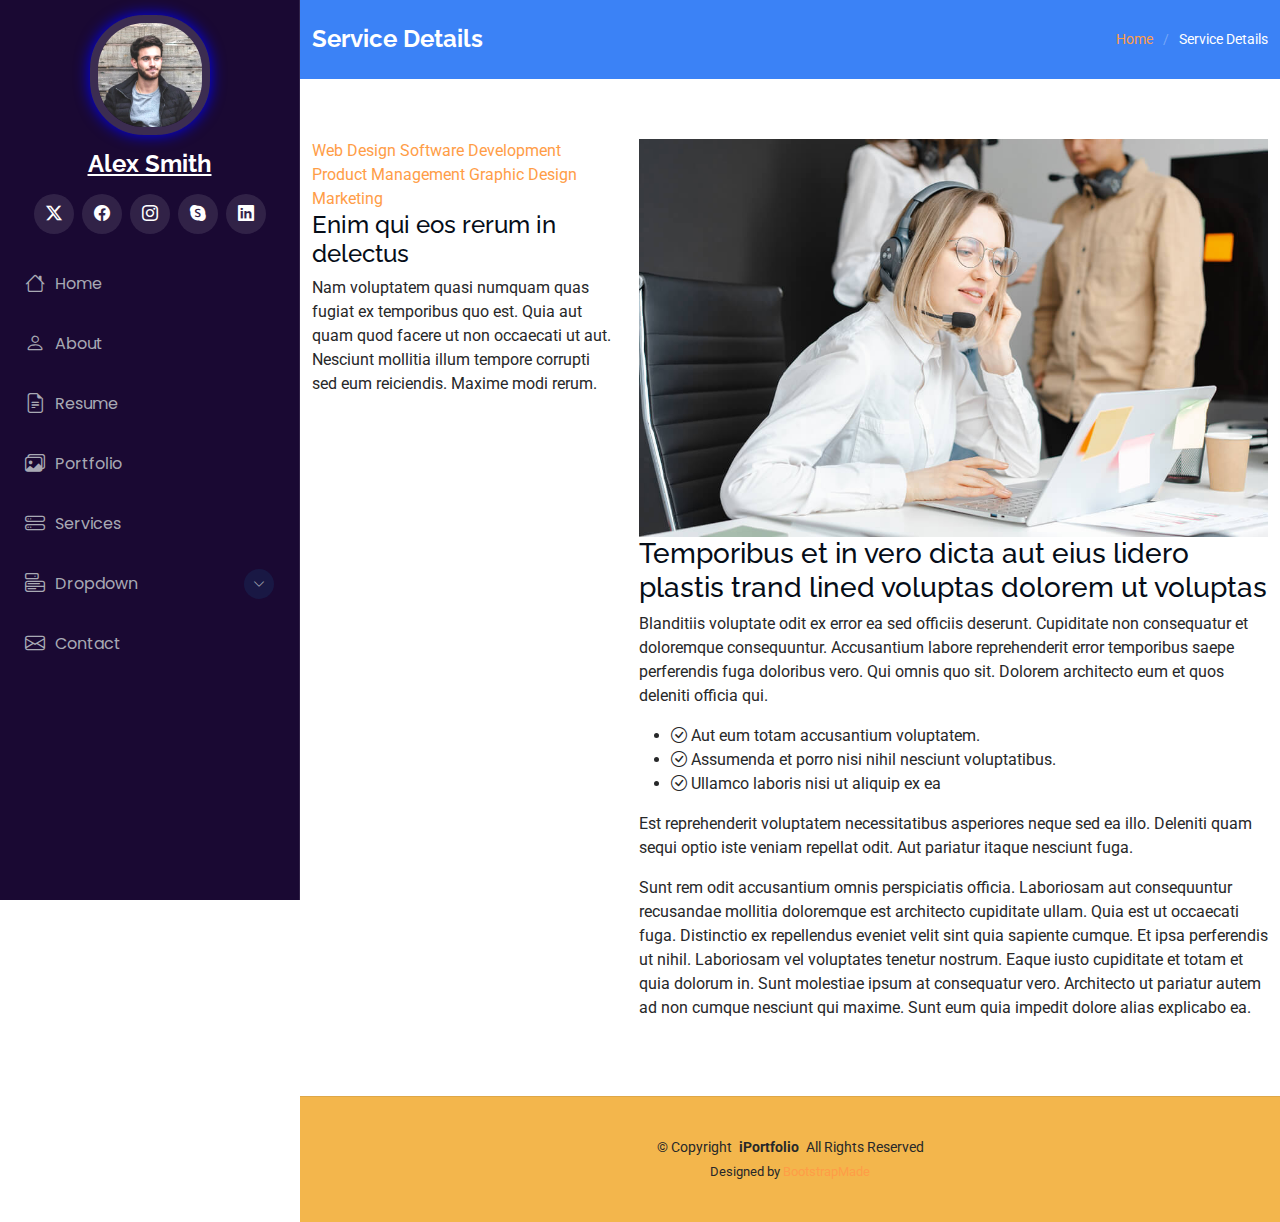
<file: service-details.html>
<!DOCTYPE html>
<html lang="en">

<head>
  <meta charset="utf-8">
  <meta content="width=device-width, initial-scale=1.0" name="viewport">
  <title>Service Details - iPortfolio Bootstrap Template</title>
  <meta content="" name="description">
  <meta content="" name="keywords">

  <!-- Favicons -->
  <link href="assets/img/favicon.png" rel="icon">
  <link href="assets/img/apple-touch-icon.png" rel="apple-touch-icon">

  <!-- Fonts -->
  <link href="https://fonts.googleapis.com" rel="preconnect">
  <link href="https://fonts.gstatic.com" rel="preconnect" crossorigin>
  <link href="https://fonts.googleapis.com/css2?family=Roboto:ital,wght@0,100;0,300;0,400;0,500;0,700;0,900;1,100;1,300;1,400;1,500;1,700;1,900&family=Poppins:ital,wght@0,100;0,200;0,300;0,400;0,500;0,600;0,700;0,800;0,900;1,100;1,200;1,300;1,400;1,500;1,600;1,700;1,800;1,900&family=Raleway:ital,wght@0,100;0,200;0,300;0,400;0,500;0,600;0,700;0,800;0,900;1,100;1,200;1,300;1,400;1,500;1,600;1,700;1,800;1,900&display=swap" rel="stylesheet">

  <!-- Vendor CSS Files -->
  <link href="assets/vendor/bootstrap/css/bootstrap.min.css" rel="stylesheet">
  <link href="assets/vendor/bootstrap-icons/bootstrap-icons.css" rel="stylesheet">
  <link href="assets/vendor/aos/aos.css" rel="stylesheet">
  <link href="assets/vendor/glightbox/css/glightbox.min.css" rel="stylesheet">
  <link href="assets/vendor/swiper/swiper-bundle.min.css" rel="stylesheet">

  <!-- Main CSS File -->
  <link href="assets/css/main.css" rel="stylesheet">

  <!-- =======================================================
  * Template Name: iPortfolio
  * Template URL: https://bootstrapmade.com/iportfolio-bootstrap-portfolio-websites-template/
  * Updated: Jun 29 2024 with Bootstrap v5.3.3
  * Author: BootstrapMade.com
  * License: https://bootstrapmade.com/license/
  ======================================================== -->
</head>

<body class="service-details-page">

  <header id="header" class="header dark-background d-flex flex-column">
    <i class="header-toggle d-xl-none bi bi-list"></i>

    <div class="profile-img">
      <img src="assets/img/my-profile-img.jpg" alt="" class="img-fluid rounded-circle">
    </div>

    <a href="index.html" class="logo d-flex align-items-center justify-content-center">
      <!-- Uncomment the line below if you also wish to use an image logo -->
      <!-- <img src="assets/img/logo.png" alt=""> -->
      <h1 class="sitename">Alex Smith</h1>
    </a>

    <div class="social-links text-center">
      <a href="#" class="twitter"><i class="bi bi-twitter-x"></i></a>
      <a href="#" class="facebook"><i class="bi bi-facebook"></i></a>
      <a href="#" class="instagram"><i class="bi bi-instagram"></i></a>
      <a href="#" class="google-plus"><i class="bi bi-skype"></i></a>
      <a href="#" class="linkedin"><i class="bi bi-linkedin"></i></a>
    </div>

    <nav id="navmenu" class="navmenu">
      <ul>
        <li><a href="#hero"><i class="bi bi-house navicon"></i>Home</a></li>
        <li><a href="#about"><i class="bi bi-person navicon"></i> About</a></li>
        <li><a href="#resume"><i class="bi bi-file-earmark-text navicon"></i> Resume</a></li>
        <li><a href="#portfolio"><i class="bi bi-images navicon"></i> Portfolio</a></li>
        <li><a href="#services"><i class="bi bi-hdd-stack navicon"></i> Services</a></li>
        <li class="dropdown"><a href="#"><i class="bi bi-menu-button navicon"></i> <span>Dropdown</span> <i class="bi bi-chevron-down toggle-dropdown"></i></a>
          <ul>
            <li><a href="#">Dropdown 1</a></li>
            <li class="dropdown"><a href="#"><span>Deep Dropdown</span> <i class="bi bi-chevron-down toggle-dropdown"></i></a>
              <ul>
                <li><a href="#">Deep Dropdown 1</a></li>
                <li><a href="#">Deep Dropdown 2</a></li>
                <li><a href="#">Deep Dropdown 3</a></li>
                <li><a href="#">Deep Dropdown 4</a></li>
                <li><a href="#">Deep Dropdown 5</a></li>
              </ul>
            </li>
            <li><a href="#">Dropdown 2</a></li>
            <li><a href="#">Dropdown 3</a></li>
            <li><a href="#">Dropdown 4</a></li>
          </ul>
        </li>
        <li><a href="#contact"><i class="bi bi-envelope navicon"></i> Contact</a></li>
      </ul>
    </nav>

  </header>

  <main class="main">

    <!-- Page Title -->
    <div class="page-title dark-background">
      <div class="container d-lg-flex justify-content-between align-items-center">
        <h1 class="mb-2 mb-lg-0">Service Details</h1>
        <nav class="breadcrumbs">
          <ol>
            <li><a href="index.html">Home</a></li>
            <li class="current">Service Details</li>
          </ol>
        </nav>
      </div>
    </div><!-- End Page Title -->

    <!-- Service Details Section -->
    <section id="service-details" class="service-details section">

      <div class="container">

        <div class="row gy-4">

          <div class="col-lg-4" data-aos="fade-up" data-aos-delay="100">
            <div class="services-list">
              <a href="#" class="active">Web Design</a>
              <a href="#">Software Development</a>
              <a href="#">Product Management</a>
              <a href="#">Graphic Design</a>
              <a href="#">Marketing</a>
            </div>

            <h4>Enim qui eos rerum in delectus</h4>
            <p>Nam voluptatem quasi numquam quas fugiat ex temporibus quo est. Quia aut quam quod facere ut non occaecati ut aut. Nesciunt mollitia illum tempore corrupti sed eum reiciendis. Maxime modi rerum.</p>
          </div>

          <div class="col-lg-8" data-aos="fade-up" data-aos-delay="200">
            <img src="assets/img/services.jpg" alt="" class="img-fluid services-img">
            <h3>Temporibus et in vero dicta aut eius lidero plastis trand lined voluptas dolorem ut voluptas</h3>
            <p>
              Blanditiis voluptate odit ex error ea sed officiis deserunt. Cupiditate non consequatur et doloremque consequuntur. Accusantium labore reprehenderit error temporibus saepe perferendis fuga doloribus vero. Qui omnis quo sit. Dolorem architecto eum et quos deleniti officia qui.
            </p>
            <ul>
              <li><i class="bi bi-check-circle"></i> <span>Aut eum totam accusantium voluptatem.</span></li>
              <li><i class="bi bi-check-circle"></i> <span>Assumenda et porro nisi nihil nesciunt voluptatibus.</span></li>
              <li><i class="bi bi-check-circle"></i> <span>Ullamco laboris nisi ut aliquip ex ea</span></li>
            </ul>
            <p>
              Est reprehenderit voluptatem necessitatibus asperiores neque sed ea illo. Deleniti quam sequi optio iste veniam repellat odit. Aut pariatur itaque nesciunt fuga.
            </p>
            <p>
              Sunt rem odit accusantium omnis perspiciatis officia. Laboriosam aut consequuntur recusandae mollitia doloremque est architecto cupiditate ullam. Quia est ut occaecati fuga. Distinctio ex repellendus eveniet velit sint quia sapiente cumque. Et ipsa perferendis ut nihil. Laboriosam vel voluptates tenetur nostrum. Eaque iusto cupiditate et totam et quia dolorum in. Sunt molestiae ipsum at consequatur vero. Architecto ut pariatur autem ad non cumque nesciunt qui maxime. Sunt eum quia impedit dolore alias explicabo ea.
            </p>
          </div>

        </div>

      </div>

    </section><!-- /Service Details Section -->

  </main>

  <footer id="footer" class="footer position-relative light-background">

    <div class="container">
      <div class="copyright text-center ">
        <p>© <span>Copyright</span> <strong class="px-1 sitename">iPortfolio</strong> <span>All Rights Reserved</span></p>
      </div>
      <div class="credits">
        <!-- All the links in the footer should remain intact. -->
        <!-- You can delete the links only if you've purchased the pro version. -->
        <!-- Licensing information: https://bootstrapmade.com/license/ -->
        <!-- Purchase the pro version with working PHP/AJAX contact form: [buy-url] -->
        Designed by <a href="https://bootstrapmade.com/">BootstrapMade</a>
      </div>
    </div>

  </footer>

  <!-- Scroll Top -->
  <a href="#" id="scroll-top" class="scroll-top d-flex align-items-center justify-content-center"><i class="bi bi-arrow-up-short"></i></a>

  <!-- Preloader -->
  <div id="preloader"></div>

  <!-- Vendor JS Files -->
  <script src="assets/vendor/bootstrap/js/bootstrap.bundle.min.js"></script>
  <script src="assets/vendor/php-email-form/validate.js"></script>
  <script src="assets/vendor/aos/aos.js"></script>
  <script src="assets/vendor/typed.js/typed.umd.js"></script>
  <script src="assets/vendor/purecounter/purecounter_vanilla.js"></script>
  <script src="assets/vendor/waypoints/noframework.waypoints.js"></script>
  <script src="assets/vendor/glightbox/js/glightbox.min.js"></script>
  <script src="assets/vendor/imagesloaded/imagesloaded.pkgd.min.js"></script>
  <script src="assets/vendor/isotope-layout/isotope.pkgd.min.js"></script>
  <script src="assets/vendor/swiper/swiper-bundle.min.js"></script>

  <!-- Main JS File -->
  <script src="assets/js/main.js"></script>

</body>

</html>
</file>
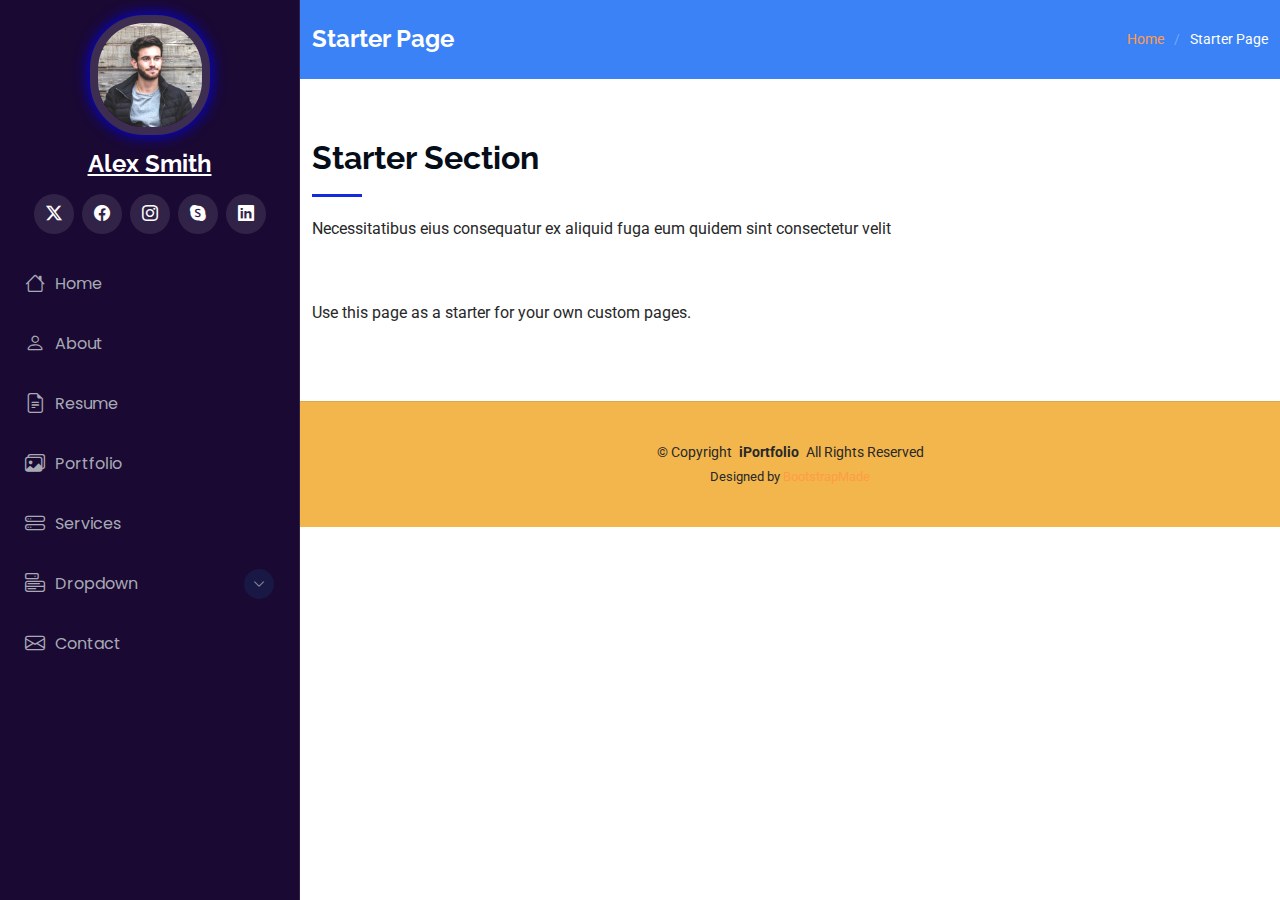
<file: starter-page.html>
<!DOCTYPE html>
<html lang="en">

<head>
  <meta charset="utf-8">
  <meta content="width=device-width, initial-scale=1.0" name="viewport">
  <title>Starter Page - iPortfolio Bootstrap Template</title>
  <meta content="" name="description">
  <meta content="" name="keywords">

  <!-- Favicons -->
  <link href="assets/img/favicon.png" rel="icon">
  <link href="assets/img/apple-touch-icon.png" rel="apple-touch-icon">

  <!-- Fonts -->
  <link href="https://fonts.googleapis.com" rel="preconnect">
  <link href="https://fonts.gstatic.com" rel="preconnect" crossorigin>
  <link href="https://fonts.googleapis.com/css2?family=Roboto:ital,wght@0,100;0,300;0,400;0,500;0,700;0,900;1,100;1,300;1,400;1,500;1,700;1,900&family=Poppins:ital,wght@0,100;0,200;0,300;0,400;0,500;0,600;0,700;0,800;0,900;1,100;1,200;1,300;1,400;1,500;1,600;1,700;1,800;1,900&family=Raleway:ital,wght@0,100;0,200;0,300;0,400;0,500;0,600;0,700;0,800;0,900;1,100;1,200;1,300;1,400;1,500;1,600;1,700;1,800;1,900&display=swap" rel="stylesheet">

  <!-- Vendor CSS Files -->
  <link href="assets/vendor/bootstrap/css/bootstrap.min.css" rel="stylesheet">
  <link href="assets/vendor/bootstrap-icons/bootstrap-icons.css" rel="stylesheet">
  <link href="assets/vendor/aos/aos.css" rel="stylesheet">
  <link href="assets/vendor/glightbox/css/glightbox.min.css" rel="stylesheet">
  <link href="assets/vendor/swiper/swiper-bundle.min.css" rel="stylesheet">

  <!-- Main CSS File -->
  <link href="assets/css/main.css" rel="stylesheet">

  <!-- =======================================================
  * Template Name: iPortfolio
  * Template URL: https://bootstrapmade.com/iportfolio-bootstrap-portfolio-websites-template/
  * Updated: Jun 29 2024 with Bootstrap v5.3.3
  * Author: BootstrapMade.com
  * License: https://bootstrapmade.com/license/
  ======================================================== -->
</head>

<body class="starter-page-page">

  <header id="header" class="header dark-background d-flex flex-column">
    <i class="header-toggle d-xl-none bi bi-list"></i>

    <div class="profile-img">
      <img src="assets/img/my-profile-img.jpg" alt="" class="img-fluid rounded-circle">
    </div>

    <a href="index.html" class="logo d-flex align-items-center justify-content-center">
      <!-- Uncomment the line below if you also wish to use an image logo -->
      <!-- <img src="assets/img/logo.png" alt=""> -->
      <h1 class="sitename">Alex Smith</h1>
    </a>

    <div class="social-links text-center">
      <a href="#" class="twitter"><i class="bi bi-twitter-x"></i></a>
      <a href="#" class="facebook"><i class="bi bi-facebook"></i></a>
      <a href="#" class="instagram"><i class="bi bi-instagram"></i></a>
      <a href="#" class="google-plus"><i class="bi bi-skype"></i></a>
      <a href="#" class="linkedin"><i class="bi bi-linkedin"></i></a>
    </div>

    <nav id="navmenu" class="navmenu">
      <ul>
        <li><a href="#hero"><i class="bi bi-house navicon"></i>Home</a></li>
        <li><a href="#about"><i class="bi bi-person navicon"></i> About</a></li>
        <li><a href="#resume"><i class="bi bi-file-earmark-text navicon"></i> Resume</a></li>
        <li><a href="#portfolio"><i class="bi bi-images navicon"></i> Portfolio</a></li>
        <li><a href="#services"><i class="bi bi-hdd-stack navicon"></i> Services</a></li>
        <li class="dropdown"><a href="#"><i class="bi bi-menu-button navicon"></i> <span>Dropdown</span> <i class="bi bi-chevron-down toggle-dropdown"></i></a>
          <ul>
            <li><a href="#">Dropdown 1</a></li>
            <li class="dropdown"><a href="#"><span>Deep Dropdown</span> <i class="bi bi-chevron-down toggle-dropdown"></i></a>
              <ul>
                <li><a href="#">Deep Dropdown 1</a></li>
                <li><a href="#">Deep Dropdown 2</a></li>
                <li><a href="#">Deep Dropdown 3</a></li>
                <li><a href="#">Deep Dropdown 4</a></li>
                <li><a href="#">Deep Dropdown 5</a></li>
              </ul>
            </li>
            <li><a href="#">Dropdown 2</a></li>
            <li><a href="#">Dropdown 3</a></li>
            <li><a href="#">Dropdown 4</a></li>
          </ul>
        </li>
        <li><a href="#contact"><i class="bi bi-envelope navicon"></i> Contact</a></li>
      </ul>
    </nav>

  </header>

  <main class="main">

    <!-- Page Title -->
    <div class="page-title dark-background">
      <div class="container d-lg-flex justify-content-between align-items-center">
        <h1 class="mb-2 mb-lg-0">Starter Page</h1>
        <nav class="breadcrumbs">
          <ol>
            <li><a href="index.html">Home</a></li>
            <li class="current">Starter Page</li>
          </ol>
        </nav>
      </div>
    </div><!-- End Page Title -->

    <!-- Starter Section Section -->
    <section id="starter-section" class="starter-section section">

      <!-- Section Title -->
      <div class="container section-title" data-aos="fade-up">
        <h2>Starter Section</h2>
        <p>Necessitatibus eius consequatur ex aliquid fuga eum quidem sint consectetur velit</p>
      </div><!-- End Section Title -->

      <div class="container" data-aos="fade-up">
        <p>Use this page as a starter for your own custom pages.</p>
      </div>

    </section><!-- /Starter Section Section -->

  </main>

  <footer id="footer" class="footer position-relative light-background">

    <div class="container">
      <div class="copyright text-center ">
        <p>© <span>Copyright</span> <strong class="px-1 sitename">iPortfolio</strong> <span>All Rights Reserved</span></p>
      </div>
      <div class="credits">
        <!-- All the links in the footer should remain intact. -->
        <!-- You can delete the links only if you've purchased the pro version. -->
        <!-- Licensing information: https://bootstrapmade.com/license/ -->
        <!-- Purchase the pro version with working PHP/AJAX contact form: [buy-url] -->
        Designed by <a href="https://bootstrapmade.com/">BootstrapMade</a>
      </div>
    </div>

  </footer>

  <!-- Scroll Top -->
  <a href="#" id="scroll-top" class="scroll-top d-flex align-items-center justify-content-center"><i class="bi bi-arrow-up-short"></i></a>

  <!-- Preloader -->
  <div id="preloader"></div>

  <!-- Vendor JS Files -->
  <script src="assets/vendor/bootstrap/js/bootstrap.bundle.min.js"></script>
  <script src="assets/vendor/php-email-form/validate.js"></script>
  <script src="assets/vendor/aos/aos.js"></script>
  <script src="assets/vendor/typed.js/typed.umd.js"></script>
  <script src="assets/vendor/purecounter/purecounter_vanilla.js"></script>
  <script src="assets/vendor/waypoints/noframework.waypoints.js"></script>
  <script src="assets/vendor/glightbox/js/glightbox.min.js"></script>
  <script src="assets/vendor/imagesloaded/imagesloaded.pkgd.min.js"></script>
  <script src="assets/vendor/isotope-layout/isotope.pkgd.min.js"></script>
  <script src="assets/vendor/swiper/swiper-bundle.min.js"></script>

  <!-- Main JS File -->
  <script src="assets/js/main.js"></script>

</body>

</html>
</file>
<file: assets/css/main.css>
/* Fonts */
:root {
  --default-font: "Roboto",  system-ui, -apple-system, "Segoe UI", Roboto, "Helvetica Neue", Arial, "Noto Sans", "Liberation Sans", sans-serif, "Apple Color Emoji", "Segoe UI Emoji", "Segoe UI Symbol", "Noto Color Emoji";
  --heading-font: "Raleway",  sans-serif;
  --nav-font: "Poppins",  sans-serif;
}

/* Couleurs globales : les variables de couleur suivantes sont utilisées sur l'ensemble du site web. Leur mise à jour modifiera la palette de couleurs de l'ensemble du site. */
:root { 
  --background-color: #ffffff; /* Couleur d'arrière-plan pour l'ensemble du site Web, y compris les sections individuelles */
  --default-color: #272829; /* Couleur par défaut utilisée pour la majorité du contenu textuel sur l'ensemble du site Web */
  --heading-color: #050d18; /* Couleur pour les titres, les sous-titres et le titre sur tout le site Web */
  --accent-color: #149ddd; /* Couleur d'accentuation qui représente votre marque sur le site web. Elle est utilisée pour les boutons, les liens et autres éléments qui doivent se démarquer. */
  --surface-color: #ffffff; /* La couleur de surface est utilisée comme arrière-plan des éléments encadrés dans les sections, tels que les cartes, les boîtes d'icônes ou d'autres éléments qui nécessitent une séparation visuelle de l'arrière-plan global. */
  --contrast-color: #ffffff; /* Couleur de contraste pour le texte, garantissant la lisibilité sur les arrière-plans d'accentuation, de titre ou de couleurs par défaut. */
}

/* Couleurs du menu de navigation : les variables de couleur suivantes sont utilisées spécifiquement pour le menu de navigation. Elles sont distinctes des couleurs globales pour offrir davantage d'options de personnalisation. */
:root {
  --nav-color: #a8a9b4;  /* La couleur par défaut des liens du menu de navigation principal */
  --nav-hover-color: #ffffff; /* Appliqué aux liens du menu de navigation principal lorsqu'ils sont survolés ou actifs */
  --nav-mobile-background-color: #040b14; /* Utilisé comme couleur d'arrière-plan pour le menu de navigation mobile */
  --nav-dropdown-background-color: #040b14; /* Utilisé comme couleur d'arrière-plan pour les éléments déroulants qui apparaissent lorsque vous survolez les éléments de navigation principaux */
  --nav-dropdown-color: #a8a9b4; /* Utilisé pour les liens de navigation des éléments déroulants dans le menu de navigation. */
  --nav-dropdown-hover-color: #ffffff; /* Similaire à --nav-hover-color, cette couleur est appliquée aux liens de navigation déroulants lorsqu'ils sont survolés. */
}

/* Préréglages de couleur - Ces classes remplacent les couleurs globales lorsqu'elles sont appliquées à une section ou un élément, permettant ainsi la réutilisation du même schéma de couleurs. */

.light-background {
  --background-color: #cdcfff;
  --surface-color: #ffffff;
}

.dark-background {
  --background-color: #040b14;
  --default-color: #ffffff;
  --heading-color: #ffffff;
  --surface-color: #151f2b;
  --contrast-color: #ffffff;
}

/* Défilement fluide */
:root {
  scroll-behavior: smooth;
}

/*--------------------------------------------------------------
# General Styling & Shared Classes / Style général et cours partagés
--------------------------------------------------------------*/
body {
  color: var(--default-color);
  background-color: var(--background-color);
  font-family: var(--default-font);
}

a {
  color: #ff9d47;
  text-decoration: none;
  transition: 0.3s;
}

a:hover {
  color: color-mix(in srgb, red, transparent 25%);
  text-decoration: none;
}

h1,
h2,
h3,
h4,
h5,
h6 {
  color: var(--heading-color);
  font-family: var(--heading-font);
}

/*--------------------------------------------------------------
# Global Header / En-tête global
--------------------------------------------------------------*/
.header {
  color: var(--default-color);
  background-color: #1a0933;
  position: fixed;
  top: 0;
  left: 0;
  bottom: 0;
  padding: 0 15px;
  width: 300px;
  transition: all ease-in-out 0.3s;
  overflow-y: auto;
  z-index: 997;
  border-right: 1px solid color-mix(in srgb, var(--default-color), transparent 90%);
}

.header .profile-img img {
  margin: 15px auto;
  display: block;
  width: 120px;
  border: 8px solid color-mix(in srgb, var(--default-color), transparent 85%);
  border-radius: 45% !important;
  box-shadow: 0 0 15px 0px blue; /* couleur initiale */
  animation: moveAndGlow 5s infinite alternate;
}


/* Animation combinée : mouvement + couleur / Animation combinée : mouvement + couleur*/
@keyframes moveAndGlow {
  0% {
    transform: translateY(0);
    box-shadow: 0 0 15px 0px blue;
  }
  50% {
    transform: translateY(-15px);
    box-shadow: 0 0 25px 5px purple; /* mix bleu/rouge / mélange bleu/rouge */
  }
  100% {
    transform: translateY(0);
    box-shadow: 0 0 15px 0px red;
  }
}


.header .logo {
  line-height: 1;
  margin-bottom: 15px;
}

.header .logo img {
  max-height: 32px;
  margin-right: 8px;
}

.header .logo h1 {
  font-size: 24px;
  margin: 0;
  font-weight: 700;
  color: var(--heading-color);
 text-decoration: underline;
}

.header .social-links {
  margin: 0 0 20px 0;
}

.header .social-links a {
  font-size: 16px;
  display: inline-flex;
  align-items: center;
  justify-content: center;
  background: color-mix(in srgb, var(--default-color), transparent 90%);
  color: var(--default-color);
  margin: 0 2px;
  border-radius: 50%;
  text-align: center;
  width: 40px;
  height: 40px;
  transition: 0.3s;
}

.header .social-links a:hover {
  color: var(--contrast-color);
  background: rgb(128, 145, 240);
}

@media (min-width: 1200px) {

  .header~main,
  .header~#footer {
    margin-left: 300px;
  }
}

@media (max-width: 1199px) {
  .header {
    left: -100%;
  }
}

.header.header-show {
  left: 0;
}

.header .header-toggle {
  color: var(--contrast-color);
  background-color: #dd1414;
  font-size: 22px;
  display: flex;
  align-items: center;
  justify-content: center;
  width: 40px;
  height: 40px;
  border-radius: 50%;
  cursor: pointer;
  position: fixed;
  top: 15px;
  right: 15px;
  z-index: 9999;
  transition: background-color 0.3s;
}

.header .header-toggle:hover {
  color: var(--contrast-color);
  background-color: color-mix(in srgb, #2114dd 90%, white 15%);
}

/*--------------------------------------------------------------
# Navigation Menu - Menu de navigation
--------------------------------------------------------------*/
.mobile-nav-toggle {
  display: none;
}

.navmenu {
  padding: 0;
  z-index: 9997;
}

.navmenu ul {
  list-style: none;
  padding: 0 0 20px 0;
  margin: 0;
}

.navmenu a,
.navmenu a:focus {
  color: var(--nav-color);
  padding: 15px 10px;
  font-family: var(--nav-font);
  font-size: 16px;
  font-weight: 400;
  display: flex;
  align-items: center;
  white-space: nowrap;
  transition: 0.3s;
  width: 100%;
}

.navmenu a .navicon,
.navmenu a:focus .navicon {
  font-size: 20px;
  margin-right: 10px;
}

.navmenu a .toggle-dropdown,
.navmenu a:focus .toggle-dropdown {
  font-size: 12px;
  line-height: 0;
  margin-left: auto;
  width: 30px;
  height: 30px;
  display: flex;
  align-items: center;
  justify-content: center;
  border-radius: 50%;
  transition: 0.3s;
  flex-shrink: 0;
  background-color: color-mix(in srgb, var(--accent-color), transparent 90%);
}

.navmenu a .toggle-dropdown:hover,
.navmenu a:focus .toggle-dropdown:hover {
  background-color: var(--accent-color);
  color: var(--contrast-color);
}

.navmenu a:hover,
.navmenu .active,
.navmenu .active:focus {
  color: var(--nav-hover-color);
}

.navmenu a:hover .navicon,
.navmenu .active .navicon,
.navmenu .active:focus .navicon {
  color: #dda114;
}

.navmenu .active .toggle-dropdown,
.navmenu .active:focus .toggle-dropdown {
  background-color: var(--accent-color);
  color: var(--contrast-color);
  transform: rotate(180deg);
}

.navmenu .dropdown {
  display: block;
}

.navmenu .dropdown a,
.navmenu .dropdown a:focus {
  color: --nav-dropdown-color;
}

.navmenu .dropdown a:hover,
.navmenu .dropdown .active,
.navmenu .dropdown .active:focus {
  color: var(--nav-dropdown-hover-color);
}

.navmenu .dropdown ul {
  position: static;
  display: none;
  z-index: 99;
  padding: 5px 10px;
  margin: 5px 10px;
  background-color: var(--nav-dropdown-background-color);
  border: 1px solid color-mix(in srgb, var(--default-color), transparent 90%);
  box-shadow: none;
  transition: all 0.5s ease-in-out;
}

.navmenu .dropdown ul ul {
  background-color: rgba(33, 37, 41, 0.1);
}

.navmenu .dropdown>.dropdown-active {
  display: block;
  background-color: rgba(33, 37, 41, 0.03);
}

/*--------------------------------------------------------------
# Global Footer - Pied de page global
--------------------------------------------------------------*/
.footer {
  color: var(--default-color);
  background-color: #f3b64c;
  font-size: 14px;
  padding: 40px 0;
  position: relative;
  border-top: 1px solid color-mix(in srgb, var(--default-color), transparent 90%);
}

.footer .copyright p {
  margin-bottom: 0;
}

.footer .credits {
  margin-top: 4px;
  font-size: 13px;
  text-align: center;
}

/*--------------------------------------------------------------
# Preloader - Préchargeur
--------------------------------------------------------------*/
#preloader {
  position: fixed;
  inset: 0;
  z-index: 999999;
  overflow: hidden;
  background: var(--background-color);
  transition: all 0.6s ease-out;
}

#preloader:before {
  content: "";
  position: fixed;
  top: calc(50% - 30px);
  left: calc(50% - 30px);
  border: 6px solid #ffffff;
  border-color: var(--accent-color) transparent var(--accent-color) transparent;
  border-radius: 50%;
  width: 60px;
  height: 60px;
  animation: animate-preloader 1.5s linear infinite;
}

@keyframes animate-preloader {
  0% {
    transform: rotate(0deg);
  }

  100% {
    transform: rotate(360deg);
  }
}

/*--------------------------------------------------------------
# Scroll Top Button - Bouton de défilement vers le haut
--------------------------------------------------------------*/
.scroll-top {
  position: fixed;
  visibility: hidden;
  opacity: 0;
  right: 15px;
  bottom: -15px;
  z-index: 99999;
  background-color: #dd1414;
  width: 44px;
  height: 44px;
  border-radius: 50px;
  transition: all 0.4s;
}

.scroll-top i {
  font-size: 24px;
  color: var(--contrast-color);
  line-height: 0;
}

.scroll-top:hover {
  background-color: color-mix(in srgb, #2114dd, transparent 20%);
  color: var(--contrast-color);
}

.scroll-top.active {
  visibility: visible;
  opacity: 1;
  bottom: 15px;
}

/*--------------------------------------------------------------
# Disable aos animation delay on mobile devices -  Désactiver le délai d'animation AOS sur les appareils mobiles
--------------------------------------------------------------*/
@media screen and (max-width: 768px) {
  [data-aos-delay] {
    transition-delay: 0 !important;
  }
}

/*--------------------------------------------------------------
# Global Page Titles & Breadcrumbs - Titres de page et fils d'Ariane globaux
--------------------------------------------------------------*/
.page-title {
  color: var(--default-color);
  background-color: #3b82f6;
  padding: 25px 0;
  position: relative;
}

.page-title h1 {
  font-size: 24px;
  font-weight: 700;
}

.page-title .breadcrumbs ol {
  display: flex;
  flex-wrap: wrap;
  list-style: none;
  padding: 0;
  margin: 0;
  font-size: 14px;
  font-weight: 400;
}

.page-title .breadcrumbs ol li+li {
  padding-left: 10px;
}

.page-title .breadcrumbs ol li+li::before {
  content: "/";
  display: inline-block;
  padding-right: 10px;
  color: color-mix(in srgb, var(--default-color), transparent 70%);
}

/*--------------------------------------------------------------
# Global Sections - Sections mondiales
--------------------------------------------------------------*/
section,
.section {
  color: var(--default-color);
  background-color: var(--background-color);
  padding: 60px 0;
  overflow: clip;
}

/*--------------------------------------------------------------
# Global Section Titles - Titres des sections mondiales
--------------------------------------------------------------*/
.section-title {
  padding-bottom: 60px;
  position: relative;
}

.section-title h2 {
  font-size: 32px;
  font-weight: 700;
  margin-bottom: 20px;
  padding-bottom: 20px;
  position: relative;
}

.section-title h2:after {
  content: "";
  position: absolute;
  display: block;
  width: 50px;
  height: 3px;
  background: #142bdd;
  left: 0;
  bottom: 0;
}

.section-title p {
  margin-bottom: 0;
}

/*--------------------------------------------------------------
# Hero Section - Section Héros
--------------------------------------------------------------*/
.hero {
  width: 100%;
  min-height: 100vh;
  position: relative;
  padding: 80px 0;
  display: flex;
  align-items: center;
  justify-content: center;
}

.hero img {
  position: absolute;
  inset: 0;
  display: block;
  width: 100%;
  height: 100%;
  object-fit: cover;
  z-index: 1;
}

.hero:before {
  content: "";
  background: color-mix(in srgb, var(--background-color), transparent 70%);
  position: absolute;
  inset: 0;
  z-index: 2;
}

.hero .container {
  position: relative;
  z-index: 3;
}

.hero h2 {
  margin: 0;
  font-size: 64px;
  font-weight: 700;
}

.hero p {
  margin: 5px 0 0 0;
  font-size: 26px;
}

.hero p span {
  letter-spacing: 1px;
  border-bottom: 2px solid var(--accent-color);
}

.hero .social-links {
  margin-top: 25px;
}

.hero .social-links a {
  font-size: 24px;
  display: inline-block;
  color: color-mix(in srgb, var(--default-color), transparent 50%);
  line-height: 1;
  margin-right: 20px;
  transition: 0.3s;
}

.hero .social-links a:hover {
  color: var(--accent-color);
}

.typed {
  color: rgb(223, 77, 77);
  background-color: rgb(52, 50, 168);
}

@media (max-width: 768px) {
  .hero h2 {
    font-size: 32px;
  }

  .hero p {
    font-size: 20px;
  }
}

/*--------------------------------------------------------------
# About Section - À propos de la section
--------------------------------------------------------------*/
.about .content h2 {
  font-weight: 700;
  font-size: 24px;
}

.about .content ul {
  list-style: none;
  padding: 0;
}

.about .content ul li {
  margin-bottom: 20px;
  display: flex;
  align-items: center;
}

.about .content ul strong {
  margin-right: 10px;
}

.about .content ul i {
  font-size: 16px;
  margin-right: 5px;
  color: #dd1414;
  line-height: 0;
}

/*--------------------------------------------------------------
# Stats Section - Section Statistiques
--------------------------------------------------------------*/
.stats .stats-item {
  padding: 30px;
  width: 100%;
}

.stats .stats-item i {
  color: var(--accent-color);
  display: block;
  font-size: 44px;
  float: left;
  line-height: 0;
}

.stats .stats-item .purecounter {
  color: var(--heading-color);
  font-size: 48px;
  line-height: 40px;
  display: block;
  font-weight: 700;
  margin-left: 60px;
}

.stats .stats-item p {
  color: color-mix(in srgb, var(--default-color), transparent 40%);
  padding: 15px 0 0 0;
  margin: 0 0 0 60px;
  font-family: var(--heading-font);
  font-size: 14px;
}

/*--------------------------------------------------------------
# Skills Section - Rubrique Compétences
--------------------------------------------------------------*/
.skills .progress {
  height: 60px;
  display: block;
  background: none;
  border-radius: 0;
}

.skills .progress .skill {
  color: var(--heading-color);
  padding: 0;
  margin: 0 0 6px 0;
  text-transform: uppercase;
  display: block;
  font-weight: 600;
  font-family: var(--heading-font);
}

.skills .progress .skill .val {
  float: right;
  font-style: normal;
}

.skills .progress-bar-wrap {
  background: color-mix(in srgb, var(--default-color), transparent 90%);
  height: 10px;
}

.skills .progress-bar {
  width: 1px;
  height: 10px;
  transition: 0.9s;
  background-color: #dd1414;
}

/*--------------------------------------------------------------
# Resume Section - Reprendre la section
--------------------------------------------------------------*/
.resume .resume-title {
  color: var(--heading-color);
  font-size: 26px;
  font-weight: 700;
  margin-top: 20px;
  margin-bottom: 20px;
}

.resume .resume-item {
  padding: 0 0 20px 20px;
  margin-top: -2px;
  border-left: 2px solid #7214dd;
  position: relative;
}

.resume .resume-item h4 {
  line-height: 18px;
  font-size: 18px;
  font-weight: 600;
  text-transform: uppercase;
  color: color-mix(in srgb, var(--default-color), transparent 20%);
  margin-bottom: 10px;
}

.resume .resume-item h5 {
  font-size: 16px;
  padding: 5px 15px;
  display: inline-block;
  font-weight: 600;
  margin-bottom: 10px;
}

.resume .resume-item ul {
  padding-left: 20px;
}

.resume .resume-item ul li {
  padding-bottom: 10px;
}

.resume .resume-item:last-child {
  padding-bottom: 0;
}

.resume .resume-item::before {
  content: "";
  position: absolute;
  width: 16px;
  height: 16px;
  border-radius: 50px;
  left: -9px;
  top: 0;
  background: var(--background-color);
  border: 2px solid #141cdd;
}

/*--------------------------------------------------------------
# Portfolio Section - Section Portfolio
--------------------------------------------------------------*/
.portfolio .portfolio-filters {
  padding: 0;
  margin: 0 auto 20px auto;
  list-style: none;
  text-align: center;
}

.portfolio .portfolio-filters li {
  cursor: pointer;
  display: inline-block;
  padding: 0;
  font-size: 14px;
  font-weight: 400;
  margin: 0 10px;
  line-height: 1;
  text-transform: uppercase;
  margin-bottom: 10px;
  transition: all 0.3s ease-in-out;
}

.portfolio .portfolio-filters li:hover,
.portfolio .portfolio-filters li.filter-active {
  color: var(--accent-color);
}

.portfolio .portfolio-filters li:first-child {
  margin-left: 0;
}

.portfolio .portfolio-filters li:last-child {
  margin-right: 0;
}

@media (max-width: 575px) {
  .portfolio .portfolio-filters li {
    font-size: 14px;
    margin: 0 5px;
  }
}

.portfolio .portfolio-content {
  position: relative;
  overflow: hidden;
}

.portfolio .portfolio-content img {
  transition: 0.3s;
}

.portfolio .portfolio-content .portfolio-info {
  opacity: 0;
  position: absolute;
  inset: 0;
  z-index: 3;
  transition: all ease-in-out 0.3s;
  background: rgba(0, 0, 0, 0.6);
  padding: 15px;
}

.portfolio .portfolio-content .portfolio-info h4 {
  font-size: 14px;
  padding: 5px 10px;
  font-weight: 400;
  color: #ffffff;
  display: inline-block;
  background-color: var(--accent-color);
}

.portfolio .portfolio-content .portfolio-info p {
  position: absolute;
  bottom: 10px;
  text-align: center;
  display: inline-block;
  left: 0;
  right: 0;
  font-size: 16px;
  font-weight: 600;
  color: rgba(255, 255, 255, 0.8);
}

.portfolio .portfolio-content .portfolio-info .preview-link,
.portfolio .portfolio-content .portfolio-info .details-link {
  position: absolute;
  left: calc(50% - 40px);
  font-size: 26px;
  top: calc(50% - 14px);
  color: #fff;
  transition: 0.3s;
  line-height: 1.2;
}

.portfolio .portfolio-content .portfolio-info .preview-link:hover,
.portfolio .portfolio-content .portfolio-info .details-link:hover {
  color: var(--accent-color);
}

.portfolio .portfolio-content .portfolio-info .details-link {
  left: 50%;
  font-size: 34px;
  line-height: 0;
}

.portfolio .portfolio-content:hover .portfolio-info {
  opacity: 1;
}

.portfolio .portfolio-content:hover img {
  transform: scale(1.1);
}

/*--------------------------------------------------------------
# Contact Section - Rubrique Contact
--------------------------------------------------------------*/
.contact .info-wrap {
  background-color: var(--surface-color);
  box-shadow: 0px 0px 20px rgba(0, 0, 0, 0.1);
  padding: 30px;
}

@media (max-width: 575px) {
  .contact .info-wrap {
    padding: 20px;
  }
}

.contact .info-item {
  margin-bottom: 40px;
}

.contact .info-item i {
  font-size: 20px;
  color: var(--accent-color);
  background: color-mix(in srgb, var(--accent-color), transparent 92%);
  width: 44px;
  height: 44px;
  display: flex;
  justify-content: center;
  align-items: center;
  border-radius: 50px;
  transition: all 0.3s ease-in-out;
  margin-right: 15px;
}

.contact .info-item h3 {
  padding: 0;
  font-size: 18px;
  font-weight: 700;
  margin-bottom: 5px;
}

.contact .info-item p {
  padding: 0;
  margin-bottom: 0;
  font-size: 14px;
}

.contact .info-item:hover i {
  background: var(--accent-color);
  color: var(--contrast-color);
}

.contact .php-email-form {
  background-color: var(--surface-color);
  height: 100%;
  padding: 30px;
  box-shadow: 0px 0px 20px rgba(0, 0, 0, 0.1);
}

@media (max-width: 575px) {
  .contact .php-email-form {
    padding: 20px;
  }
}

.contact .php-email-form input[type=text],
.contact .php-email-form input[type=email],
.contact .php-email-form textarea {
  font-size: 14px;
  padding: 10px 15px;
  box-shadow: none;
  border-radius: 0;
  color: var(--default-color);
  background-color: var(--surface-color);
  border-color: color-mix(in srgb, var(--default-color), transparent 80%);
}

.contact .php-email-form input[type=text]:focus,
.contact .php-email-form input[type=email]:focus,
.contact .php-email-form textarea:focus {
  border-color: var(--accent-color);
}

.contact .php-email-form input[type=text]::placeholder,
.contact .php-email-form input[type=email]::placeholder,
.contact .php-email-form textarea::placeholder {
  color: color-mix(in srgb, var(--default-color), transparent 70%);
}

.contact .php-email-form button[type=submit] {
  color: var(--contrast-color);
  background: var(--accent-color);
  border: 0;
  padding: 10px 30px;
  transition: 0.4s;
  border-radius: 50px;
}

.contact .php-email-form button[type=submit]:hover {
  background: color-mix(in srgb, var(--accent-color), transparent 25%);
}

/*--------------------------------------------------------------
# Portfolio Details Section - Portfolio Details Section
--------------------------------------------------------------*/
.portfolio-details .portfolio-details-slider img {
  width: 100%;
}

.portfolio-details .portfolio-details-slider .swiper-pagination {
  margin-top: 20px;
  position: relative;
}

.portfolio-details .portfolio-details-slider .swiper-pagination .swiper-pagination-bullet {
  width: 12px;
  height: 12px;
  background-color: color-mix(in srgb, var(--default-color), transparent 85%);
  opacity: 1;
}

.portfolio-details .portfolio-details-slider .swiper-pagination .swiper-pagination-bullet-active {
  background-color: var(--accent-color);
}

.portfolio-details .portfolio-info {
  padding: 30px;
  box-shadow: 0px 0 30px rgba(0, 0, 0, 0.1);
}

.portfolio-details .portfolio-info h3 {
  font-size: 22px;
  font-weight: 700;
  margin-bottom: 20px;
  padding-bottom: 20px;
  border-bottom: 1px solid color-mix(in srgb, var(--default-color), transparent 85%);
}

.portfolio-details .portfolio-info ul {
  list-style: none;
  padding: 0;
  font-size: 15px;
}

.portfolio-details .portfolio-info ul li+li {
  margin-top: 10px;
}

.portfolio-details .portfolio-description {
  padding-top: 30px;
}

.portfolio-details .portfolio-description h2 {
  font-size: 26px;
  font-weight: 700;
  margin-bottom: 20px;
}

.portfolio-details .portfolio-description p {
  padding: 0;
  color: color-mix(in srgb, var(--default-color), transparent 30%);
}
</file>
